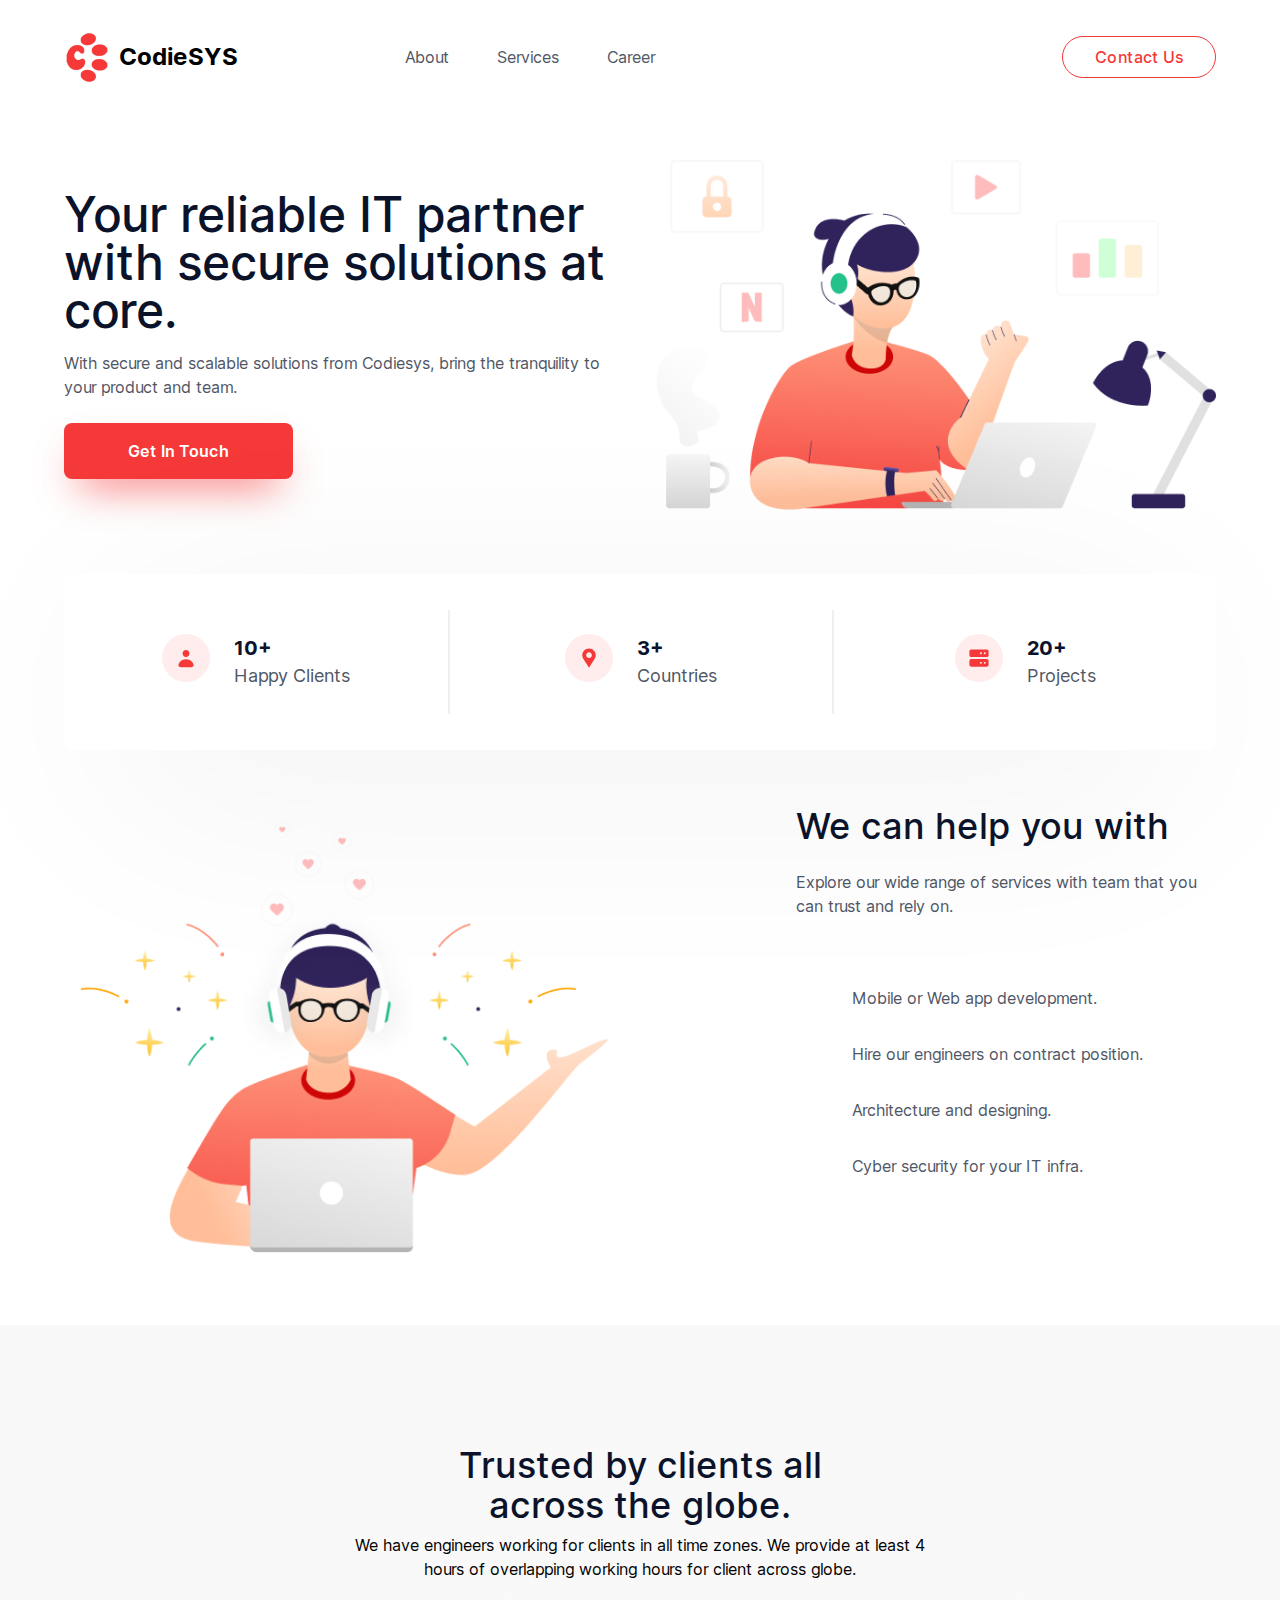
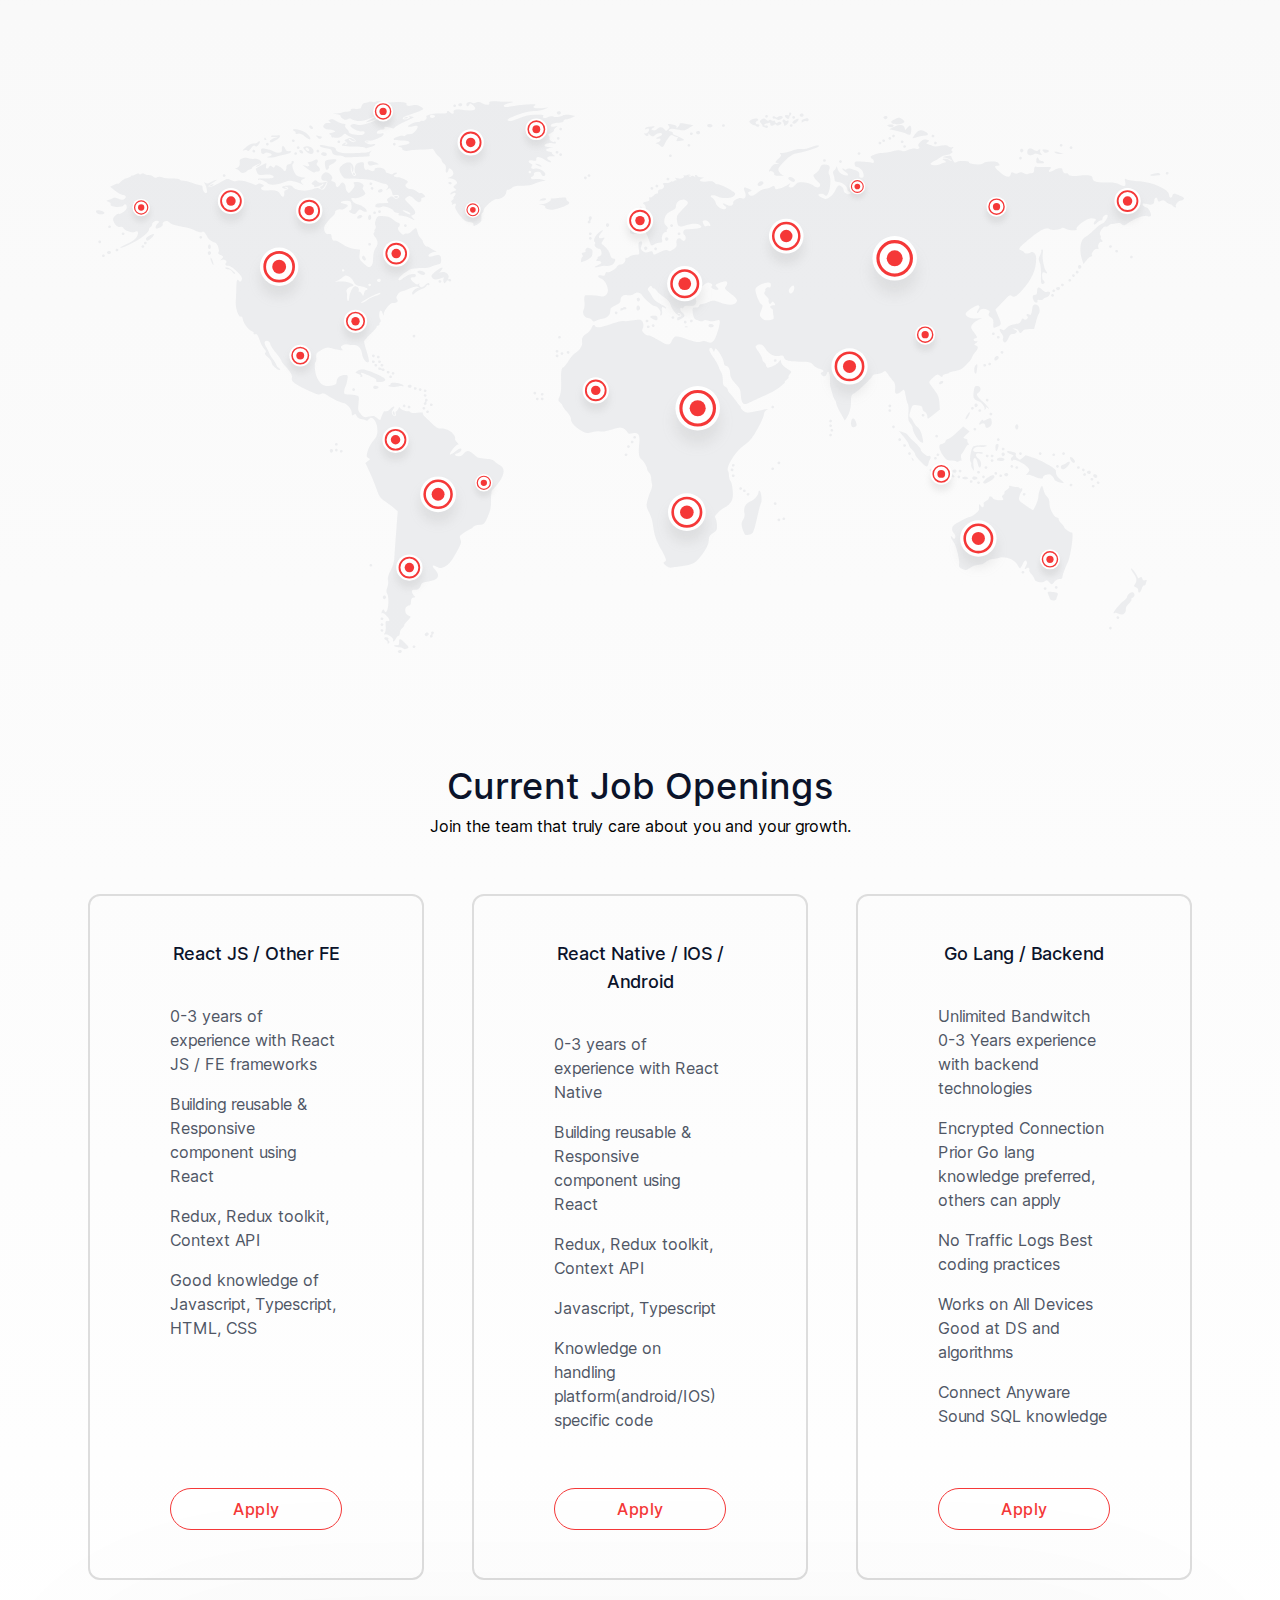
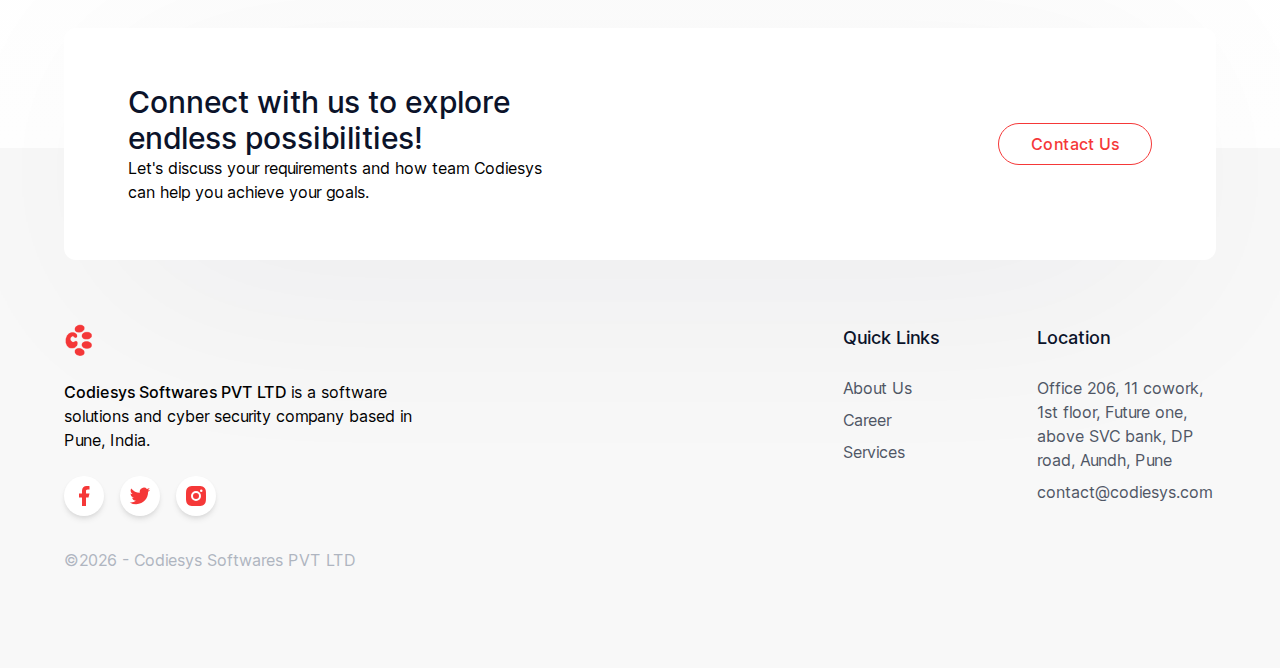
<file: index.html>
<!DOCTYPE html><html lang="en"><head><meta charSet="utf-8"/><meta name="viewport" content="width=device-width, initial-scale=1"/><link rel="preload" href="/_next/static/media/c9a5bc6a7c948fb0-s.p.woff2" as="font" crossorigin="" type="font/woff2"/><link rel="preload" as="image" href="/assets/Icon/heroicons_sm-user.svg"/><link rel="preload" as="image" href="/assets/Icon/gridicons_location.svg"/><link rel="preload" as="image" href="/assets/Icon/bx_bxs-server.svg"/><link rel="stylesheet" href="/_next/static/css/c039a8efcaadcc3c.css" crossorigin="" data-precedence="next"/><link rel="preload" as="script" fetchPriority="low" href="/_next/static/chunks/webpack-0925ef63ad4c5728.js" crossorigin=""/><script src="/_next/static/chunks/fd9d1056-13342476f4426106.js" async="" crossorigin=""></script><script src="/_next/static/chunks/472-d102a6aa4acb2cca.js" async="" crossorigin=""></script><script src="/_next/static/chunks/main-app-3ae9384bca40fbc9.js" async="" crossorigin=""></script><script src="/_next/static/chunks/375-8193d7fb3cc2c4ac.js" async=""></script><script src="/_next/static/chunks/app/layout-043bbabd15ed9569.js" async=""></script><script src="/_next/static/chunks/app/page-358e26fbd1275d7a.js" async=""></script><title>Codiesys</title><meta name="description" content="Your reliable IT partner"/><link rel="icon" href="/favicon.ico" type="image/x-icon" sizes="16x16"/><meta name="next-size-adjust"/><script src="/_next/static/chunks/polyfills-c67a75d1b6f99dc8.js" crossorigin="" noModule=""></script></head><body class="__className_aaf875"><header class="fixed top-0 w-full  z-30 bg-white-500 transition-all  pt-4"><nav class="max-w-screen-xl px-6 sm:px-8 lg:px-16 mx-auto grid grid-flow-col py-3 sm:py-4"><div class="col-start-1 col-end-2 flex items-center"><a href="/"><img alt="Website Logo" loading="lazy" width="50" height="50" decoding="async" data-nimg="1" style="color:transparent" src="/_next/static/media/Logo.99cd713b.png"/></a><a href="/"><span style="font-size:24px;font-weight:700;padding-left:5px">CodieSYS</span></a></div><ul class="hidden lg:flex col-start-4 col-end-8 text-black-500  items-center"><a class="px-4 py-2 mx-2 cursor-pointer animation-hover inline-block relative text-black-500 hover:text-orange-500 a" href="/#about">About</a><a class="px-4 py-2 mx-2 cursor-pointer animation-hover inline-block relative text-black-500 hover:text-orange-500 " href="/#services">Services</a><a class="px-4 py-2 mx-2 cursor-pointer animation-hover inline-block relative text-black-500 hover:text-orange-500 " href="/#career">Career</a></ul><div class="col-start-10 col-end-12 font-medium flex justify-end items-center"><a href="/contact"><button class="font-medium tracking-wide py-2 px-5 sm:px-8 border border-orange-500 text-orange-500 bg-white-500 outline-none rounded-l-full rounded-r-full capitalize hover:bg-orange-500 hover:text-white-500 transition-all hover:shadow-orange "> <!-- -->Contact Us</button></a></div></nav></header><nav class="fixed lg:hidden bottom-0 left-0 right-0 z-20 px-4 sm:px-8 shadow-t "><div class="bg-white-500 sm:px-3"><ul class="flex w-full justify-between items-center text-black-500"><a class="mx-1 sm:mx-2 px-3 sm:px-4 py-2 flex flex-col items-center text-xs border-t-2 transition-all  border-transparent" href="/#about"><svg class="w-6 h-6" fill="none" stroke="currentColor" viewBox="0 0 24 24" xmlns="http://www.w3.org/2000/svg"><path stroke-linecap="round" stroke-linejoin="round" stroke-width="2" d="M13 16h-1v-4h-1m1-4h.01M21 12a9 9 0 11-18 0 9 9 0 0118 0z"></path></svg>About</a><a class="mx-1 sm:mx-2 px-3 sm:px-4 py-2 flex flex-col items-center text-xs border-t-2 transition-all  border-transparent " href="/#services"><svg class="w-6 h-6" fill="none" stroke="currentColor" viewBox="0 0 24 24" xmlns="http://www.w3.org/2000/svg"><path stroke-linecap="round" stroke-linejoin="round" stroke-width="2" d="M21 12a9 9 0 01-9 9m9-9a9 9 0 00-9-9m9 9H3m9 9a9 9 0 01-9-9m9 9c1.657 0 3-4.03 3-9s-1.343-9-3-9m0 18c-1.657 0-3-4.03-3-9s1.343-9 3-9m-9 9a9 9 0 019-9"></path></svg>Services</a><a class="mx-1 sm:mx-2 px-3 sm:px-4 py-2 flex flex-col items-center text-xs border-t-2 transition-all  border-transparent " href="/#career"><svg class="w-6 h-6" fill="none" stroke="currentColor" viewBox="0 0 24 24" xmlns="http://www.w3.org/2000/svg"><path stroke-linecap="round" stroke-linejoin="round" stroke-width="2" d="M8 12h.01M12 12h.01M16 12h.01M21 12c0 4.418-4.03 8-9 8a9.863 9.863 0 01-4.255-.949L3 20l1.395-3.72C3.512 15.042 3 13.574 3 12c0-4.418 4.03-8 9-8s9 3.582 9 8z"></path></svg>Career</a></ul></div></nav><main><div><div class="max-w-screen-xl mt-24 px-8 xl:px-16 mx-auto" id="about"><div><div class="grid grid-flow-row sm:grid-flow-col grid-rows-2 md:grid-rows-1 sm:grid-cols-2 gap-8 py-6 sm:py-16"><div class=" flex flex-col justify-center items-start row-start-2 sm:row-start-1"><h1 class="text-3xl lg:text-4xl xl:text-5xl font-medium text-black-600 leading-normal">Your reliable IT partner with secure solutions at core.</h1><p class="text-black-500 mt-4 mb-6">With secure and scalable solutions from Codiesys, bring the tranquility to your product and team.</p><a href="/contact"><button class="py-3 lg:py-4 px-12 lg:px-16 text-white-500 font-semibold rounded-lg bg-orange-500 shadow-orange-md transition-all outline-none undefined">Get In Touch</button></a></div><div class="flex w-full"><div class="h-full w-full"><img alt="VPN Illustrasi" loading="lazy" width="612" height="383" decoding="async" data-nimg="1" style="color:transparent;width:100%;height:auto" src="/assets/Illustration1.png"/></div></div></div></div><div class="relative w-full flex"><div class="rounded-lg w-full grid grid-flow-row sm:grid-flow-row grid-cols-1 sm:grid-cols-3 py-9 divide-y-2 sm:divide-y-0 sm:divide-x-2 divide-gray-100 bg-white-500 z-10"><div class="flex items-center justify-start sm:justify-center py-4 sm:py-6 w-8/12 px-4 sm:w-auto mx-auto sm:mx-0"><div class="flex mx-auto w-40 sm:w-auto"><div class="flex items-center justify-center bg-orange-100 w-12 h-12 mr-6 rounded-full"><img src="/assets/Icon/heroicons_sm-user.svg" class="h-6 w-6"/></div><div class="flex flex-col"><p class="text-xl text-black-600 font-bold">10<!-- -->+</p><p class="text-lg text-black-500">Happy Clients</p></div></div></div><div class="flex items-center justify-start sm:justify-center py-4 sm:py-6 w-8/12 px-4 sm:w-auto mx-auto sm:mx-0"><div class="flex mx-auto w-40 sm:w-auto"><div class="flex items-center justify-center bg-orange-100 w-12 h-12 mr-6 rounded-full"><img src="/assets/Icon/gridicons_location.svg" class="h-6 w-6"/></div><div class="flex flex-col"><p class="text-xl text-black-600 font-bold">3<!-- -->+</p><p class="text-lg text-black-500">Countries</p></div></div></div><div class="flex items-center justify-start sm:justify-center py-4 sm:py-6 w-8/12 px-4 sm:w-auto mx-auto sm:mx-0"><div class="flex mx-auto w-40 sm:w-auto"><div class="flex items-center justify-center bg-orange-100 w-12 h-12 mr-6 rounded-full"><img src="/assets/Icon/bx_bxs-server.svg" class="h-6 w-6"/></div><div class="flex flex-col"><p class="text-xl text-black-600 font-bold">20<!-- -->+</p><p class="text-lg text-black-500">Projects</p></div></div></div></div><div class="absolute bg-black-600 opacity-5 w-11/12 roudned-lg h-64 sm:h-48 top-0 mt-8 mx-auto left-0 right-0" style="filter:blur(114px)"></div></div></div><div class="max-w-screen-xl mt-8 mb-6 sm:mt-14 sm:mb-14 px-6 sm:px-8 lg:px-16 mx-auto" id="services"><div class="grid grid-flow-row sm:grid-flow-col grid-cols-1 sm:grid-cols-2 gap-8 p  y-8 my-12"><div class="flex w-full justify-end"><div class="h-full w-full p-4"><img alt="VPN Illustrasi" loading="lazy" width="508" height="414" decoding="async" data-nimg="1" style="color:transparent;width:100%;height:auto" src="/assets/Illustration2.png"/></div></div><div><div class="flex flex-col items-start justify-center ml-auto w-full lg:w-9/12"><h3 class="text-3xl lg:text-4xl font-medium leading-relaxed text-black-600">We can help you with</h3><p class="my-6 text-black-500">Explore our wide range of services with team that you can trust and rely on.</p><ul class="text-black-500 self-start list-inside ml-8 pl-6 my-3"><li class="relative circle-check custom-list pt-4 my-4">Mobile or Web app development.</li><li class="relative circle-check custom-list pt-4 my-4">Hire our engineers on contract position.</li><li class="relative circle-check custom-list pt-4 my-4">Architecture and designing.</li><li class="relative circle-check custom-list pt-4 my-4">Cyber security for your IT infra.</li></ul></div></div></div></div><div class="bg-gradient-to-b from-white-300 to-white-500 w-full py-14" id="career"><div class="max-w-screen-xl  px-6 sm:px-8 lg:px-16 mx-auto flex flex-col w-full text-center justify-center"><div class="flex flex-col w-full my-16"><h3 class="text-2xl sm:text-3xl lg:text-4xl font-medium text-black-600 leading-relaxed w-9/12 sm:w-6/12 lg:w-4/12 mx-auto">Trusted by clients all across the globe.</h3><p class="leading-normal  mx-auto my-2 w-10/12 sm:w-7/12 lg:w-6/12">We have engineers working for clients in all time zones. We provide at least 4 hours of overlapping working hours for client across globe.</p><div class="py-12 w-full px-8 mt-16"><img alt="Logo" loading="lazy" width="1060" height="539" decoding="async" data-nimg="1" class="w-full h-auto" style="color:transparent" src="/_next/static/media/HugeGlobal.90729270.svg"/></div></div></div><div class="max-w-screen-xl  px-6 sm:px-8 lg:px-16 mx-auto flex flex-col w-full text-center justify-center"><div class="flex flex-col w-full"><h3 class="text-2xl sm:text-3xl lg:text-4xl font-medium text-black-600 leading-relaxed">Current Job Openings</h3><p class="leading-normal w-10/12 sm:w-7/12 lg:w-6/12 mx-auto my-2 text-center">Join the team that truly care about you and your growth.</p><div class="grid grid-flow-row sm:grid-flow-col grid-cols-1 sm:grid-cols-3 gap-4 lg:gap-12 py-8 lg:py-12 px-6 sm:px-0 lg:px-6"><div class="flex justify-center"><div class="flex flex-col justify-center items-center border-2 border-gray-500 rounded-xl py-4 px-6 lg:px-12 xl:px-20"><p class="text-lg text-black-600 font-medium capitalize my-2 sm:my-7">React JS / other FE</p><ul class="flex flex-col list-inside pl-6 xl:pl-0 items-start justify-start text-left text-black-500 flex-grow"><li class="relative check custom-list my-2">0-3 years of experience with React JS / FE frameworks</li><li class="relative check custom-list my-2">Building reusable &amp; Responsive component using React</li><li class="relative check custom-list my-2">Redux, Redux toolkit, Context API</li><li class="relative check custom-list my-2">Good knowledge of Javascript, Typescript, HTML, CSS</li></ul><div class="flex flex-col w-full justify-center mb-8 flex-none mt-12"><button class="font-medium tracking-wide py-2 px-5 sm:px-8 border border-orange-500 text-orange-500 bg-white-500 outline-none rounded-l-full rounded-r-full capitalize hover:bg-orange-500 hover:text-white-500 transition-all hover:shadow-orange "> <!-- -->Apply</button></div></div></div><div class="flex justify-center"><div class="flex flex-col justify-center items-center border-2 border-gray-500 rounded-xl py-4 px-6 lg:px-12 xl:px-20"><p class="text-lg text-black-600 font-medium capitalize my-2 sm:my-7">React Native / iOS / Android</p><ul class="flex flex-col list-inside pl-6 xl:pl-0 items-start justify-start text-left text-black-500 flex-grow"><li class="relative check custom-list my-2">0-3 years of experience with React Native</li><li class="relative check custom-list my-2">Building reusable &amp; Responsive component using React</li><li class="relative check custom-list my-2">Redux, Redux toolkit, Context API</li><li class="relative check custom-list my-2">Javascript, Typescript</li><li class="relative check custom-list my-2">Knowledge on handling platform(android/IOS) specific code</li></ul><div class="flex flex-col w-full justify-center mb-8 flex-none mt-12"><button class="font-medium tracking-wide py-2 px-5 sm:px-8 border border-orange-500 text-orange-500 bg-white-500 outline-none rounded-l-full rounded-r-full capitalize hover:bg-orange-500 hover:text-white-500 transition-all hover:shadow-orange "> <!-- -->Apply</button></div></div></div><div class="flex justify-center"><div class="flex flex-col justify-center items-center border-2 border-gray-500 rounded-xl py-4 px-6 lg:px-12 xl:px-20"><p class="text-lg text-black-600 font-medium capitalize my-2 sm:my-7">Go lang / Backend</p><ul class="flex flex-col list-inside pl-6 xl:pl-0 items-start justify-start text-left text-black-500 flex-grow"><li class="relative check custom-list my-2">Unlimited Bandwitch 0-3 Years experience with backend technologies</li><li class="relative check custom-list my-2">Encrypted Connection Prior Go lang knowledge preferred, others can apply</li><li class="relative check custom-list my-2">No Traffic Logs Best coding practices</li><li class="relative check custom-list my-2">Works on All Devices Good at DS and algorithms</li><li class="relative check custom-list my-2">Connect Anyware Sound SQL knowledge</li></ul><div class="flex flex-col w-full justify-center mb-8 flex-none mt-12"><button class="font-medium tracking-wide py-2 px-5 sm:px-8 border border-orange-500 text-orange-500 bg-white-500 outline-none rounded-l-full rounded-r-full capitalize hover:bg-orange-500 hover:text-white-500 transition-all hover:shadow-orange "> <!-- -->Apply</button></div></div></div></div></div></div><div class="max-w-screen-xl  px-6 sm:px-8 lg:px-16 mx-auto flex flex-col w-full text-center justify-center"><div class="flex flex-col w-full " id="testimoni"><div class="relative w-full mb-16"><div><div class="absolute rounded-xl  py-8 sm:py-14 px-6 sm:px-12 lg:px-16 w-full flex flex-col sm:flex-row justify-between items-center z-10 bg-white-500"><div class="flex flex-col text-left w-10/12 sm:w-7/12 lg:w-5/12 mb-6 sm:mb-0"><h5 class="text-black-600 text-xl sm:text-2xl lg:text-3xl leading-relaxed font-medium">Connect with us to explore endless possibilities!</h5><p>Let&#x27;s discuss your requirements and how team Codiesys can help you achieve your goals.</p></div><a href="/contact"><button class="font-medium tracking-wide py-2 px-5 sm:px-8 border border-orange-500 text-orange-500 bg-white-500 outline-none rounded-l-full rounded-r-full capitalize hover:bg-orange-500 hover:text-white-500 transition-all hover:shadow-orange "> <!-- -->Contact Us</button></a></div><div class="absolute bg-black-600 opacity-5 w-11/12 roudned-lg h-60 sm:h-56 top-0 mt-8 mx-auto left-0 right-0" style="filter:blur(114px)"></div></div></div></div></div></div></div></main><div class="bg-white-300 pt-44 pb-24"><div class="max-w-screen-xl w-full mx-auto px-6 sm:px-8 lg:px-16 grid grid-rows-6 sm:grid-rows-1 grid-flow-row sm:grid-flow-col grid-cols-3 sm:grid-cols-12 gap-4"><div class="row-span-2 sm:col-span-4 col-start-1 col-end-4 sm:col-end-5 flex flex-col items-start "><p style="display:inline-block"><img alt="Logo" loading="lazy" width="100" height="100" decoding="async" data-nimg="1" class="h-8 w-auto mb-6" style="color:transparent" src="/_next/static/media/Logo.99cd713b.png"/> </p><p class="mb-4"><strong class="font-medium">Codiesys Softwares PVT LTD</strong> <!-- -->is a software solutions and cyber security company based in Pune, India.</p><div class="flex w-full mt-2 mb-8 -mx-2"><div class="mx-2 bg-white-500 rounded-full items-center justify-center flex p-2 shadow-md"><img alt="Logo" loading="lazy" width="24" height="24" decoding="async" data-nimg="1" class="h-6 w-6" style="color:transparent" src="/_next/static/media/facebook.5a3d1526.svg"/></div><div class="mx-2 bg-white-500 rounded-full items-center justify-center flex p-2 shadow-md"><img alt="Logo" loading="lazy" width="24" height="24" decoding="async" data-nimg="1" class="h-6 w-6" style="color:transparent" src="/_next/static/media/twitter.f656b243.svg"/></div><div class="mx-2 bg-white-500 rounded-full items-center justify-center flex p-2 shadow-md"><img alt="Logo" loading="lazy" width="24" height="24" decoding="async" data-nimg="1" class="h-6 w-6" style="color:transparent" src="/_next/static/media/instagram.4904142f.svg"/></div></div><p class="text-gray-400">©<!-- -->2024<!-- --> - Codiesys Softwares PVT LTD</p></div><div class="row-span-2 sm:col-span-2 sm:col-start-9 sm:col-end-11 flex flex-col"><p class="text-black-600 mb-4 font-medium text-lg">Quick Links</p><ul class="text-black-500"><a href="/"><li class="my-2 hover:text-orange-500 cursor-pointer transition-all">About Us<!-- --> </li></a><a href="/#career"><li class="my-2 hover:text-orange-500 cursor-pointer transition-all">Career<!-- --> </li></a><a href="/#services"><li class="my-2 hover:text-orange-500 cursor-pointer transition-all">Services<!-- --> </li></a></ul></div><div class="row-span-2 sm:col-span-2 sm:col-start-11 sm:col-end-13 flex flex-col"><p class="text-black-600 mb-4 font-medium text-lg">Location</p><ul class="text-black-500"><li class="my-2 hover:text-orange-500 cursor-pointer transition-all">Office 206, 11 cowork, 1st floor, Future one, above SVC bank, DP road, Aundh, Pune<!-- --> </li><li class="my-2 hover:text-orange-500 cursor-pointer transition-all">contact@codiesys.com</li></ul></div></div></div><script src="/_next/static/chunks/webpack-0925ef63ad4c5728.js" crossorigin="" async=""></script><script>(self.__next_f=self.__next_f||[]).push([0]);self.__next_f.push([2,null])</script><script>self.__next_f.push([1,"1:HL[\"/_next/static/media/c9a5bc6a7c948fb0-s.p.woff2\",\"font\",{\"crossOrigin\":\"\",\"type\":\"font/woff2\"}]\n2:HL[\"/_next/static/css/c039a8efcaadcc3c.css\",\"style\",{\"crossOrigin\":\"\"}]\n0:\"$L3\"\n"])</script><script>self.__next_f.push([1,"4:I[3728,[],\"\"]\n6:I[9928,[],\"\"]\n7:I[8490,[\"375\",\"static/chunks/375-8193d7fb3cc2c4ac.js\",\"185\",\"static/chunks/app/layout-043bbabd15ed9569.js\"],\"\"]\n8:I[6954,[],\"\"]\n9:I[7264,[],\"\"]\nb:I[8326,[\"375\",\"static/chunks/375-8193d7fb3cc2c4ac.js\",\"931\",\"static/chunks/app/page-358e26fbd1275d7a.js\"],\"\"]\nc:I[413,[\"375\",\"static/chunks/375-8193d7fb3cc2c4ac.js\",\"931\",\"static/chunks/app/page-358e26fbd1275d7a.js\"],\"Image\"]\nd:I[1894,[\"375\",\"static/chunks/375-8193d7fb3cc2c4ac.js\",\"185\",\"static/chunks/app/layout-043bbabd15ed9569.j"])</script><script>self.__next_f.push([1,"s\"],\"\"]\n"])</script><script>self.__next_f.push([1,"3:[[[\"$\",\"link\",\"0\",{\"rel\":\"stylesheet\",\"href\":\"/_next/static/css/c039a8efcaadcc3c.css\",\"precedence\":\"next\",\"crossOrigin\":\"\"}]],[\"$\",\"$L4\",null,{\"buildId\":\"kvFp14G_0TuTxQbOOTFgw\",\"assetPrefix\":\"\",\"initialCanonicalUrl\":\"/\",\"initialTree\":[\"\",{\"children\":[\"__PAGE__\",{}]},\"$undefined\",\"$undefined\",true],\"initialHead\":[false,\"$L5\"],\"globalErrorComponent\":\"$6\",\"children\":[null,[\"$\",\"html\",null,{\"lang\":\"en\",\"children\":[\"$\",\"body\",null,{\"className\":\"__className_aaf875\",\"children\":[[\"$\",\"$L7\",null,{}],[\"$\",\"main\",null,{\"children\":[\"$\",\"$L8\",null,{\"parallelRouterKey\":\"children\",\"segmentPath\":[\"children\"],\"loading\":\"$undefined\",\"loadingStyles\":\"$undefined\",\"loadingScripts\":\"$undefined\",\"hasLoading\":false,\"error\":\"$undefined\",\"errorStyles\":\"$undefined\",\"errorScripts\":\"$undefined\",\"template\":[\"$\",\"$L9\",null,{}],\"templateStyles\":\"$undefined\",\"templateScripts\":\"$undefined\",\"notFound\":[[\"$\",\"title\",null,{\"children\":\"404: This page could not be found.\"}],[\"$\",\"div\",null,{\"style\":{\"fontFamily\":\"system-ui,\\\"Segoe UI\\\",Roboto,Helvetica,Arial,sans-serif,\\\"Apple Color Emoji\\\",\\\"Segoe UI Emoji\\\"\",\"height\":\"100vh\",\"textAlign\":\"center\",\"display\":\"flex\",\"flexDirection\":\"column\",\"alignItems\":\"center\",\"justifyContent\":\"center\"},\"children\":[\"$\",\"div\",null,{\"children\":[[\"$\",\"style\",null,{\"dangerouslySetInnerHTML\":{\"__html\":\"body{color:#000;background:#fff;margin:0}.next-error-h1{border-right:1px solid rgba(0,0,0,.3)}@media (prefers-color-scheme:dark){body{color:#fff;background:#000}.next-error-h1{border-right:1px solid rgba(255,255,255,.3)}}\"}}],[\"$\",\"h1\",null,{\"className\":\"next-error-h1\",\"style\":{\"display\":\"inline-block\",\"margin\":\"0 20px 0 0\",\"padding\":\"0 23px 0 0\",\"fontSize\":24,\"fontWeight\":500,\"verticalAlign\":\"top\",\"lineHeight\":\"49px\"},\"children\":\"404\"}],[\"$\",\"div\",null,{\"style\":{\"display\":\"inline-block\"},\"children\":[\"$\",\"h2\",null,{\"style\":{\"fontSize\":14,\"fontWeight\":400,\"lineHeight\":\"49px\",\"margin\":0},\"children\":\"This page could not be found.\"}]}]]}]}]],\"notFoundStyles\":[],\"initialChildNode\":[\"$La\",[\"$\",\"div\",null,{\"children\":[[\"$\",\"div\",null,{\"className\":\"max-w-screen-xl mt-24 px-8 xl:px-16 mx-auto\",\"id\":\"about\",\"children\":[[\"$\",\"div\",null,{\"children\":[\"$\",\"div\",null,{\"className\":\"grid grid-flow-row sm:grid-flow-col grid-rows-2 md:grid-rows-1 sm:grid-cols-2 gap-8 py-6 sm:py-16\",\"children\":[[\"$\",\"div\",null,{\"className\":\" flex flex-col justify-center items-start row-start-2 sm:row-start-1\",\"children\":[[\"$\",\"h1\",null,{\"className\":\"text-3xl lg:text-4xl xl:text-5xl font-medium text-black-600 leading-normal\",\"children\":\"Your reliable IT partner with secure solutions at core.\"}],[\"$\",\"p\",null,{\"className\":\"text-black-500 mt-4 mb-6\",\"children\":\"With secure and scalable solutions from Codiesys, bring the tranquility to your product and team.\"}],[\"$\",\"$Lb\",null,{\"href\":\"/contact\",\"children\":[\"$\",\"button\",null,{\"className\":\"py-3 lg:py-4 px-12 lg:px-16 text-white-500 font-semibold rounded-lg bg-orange-500 shadow-orange-md transition-all outline-none undefined\",\"children\":\"Get In Touch\"}]}]]}],[\"$\",\"div\",null,{\"className\":\"flex w-full\",\"children\":[\"$\",\"div\",null,{\"className\":\"h-full w-full\",\"children\":[\"$\",\"$Lc\",null,{\"src\":\"/assets/Illustration1.png\",\"alt\":\"VPN Illustrasi\",\"quality\":100,\"width\":612,\"height\":383,\"layout\":\"responsive\"}]}]}]]}]}],[\"$\",\"div\",null,{\"className\":\"relative w-full flex\",\"children\":[[\"$\",\"div\",null,{\"className\":\"rounded-lg w-full grid grid-flow-row sm:grid-flow-row grid-cols-1 sm:grid-cols-3 py-9 divide-y-2 sm:divide-y-0 sm:divide-x-2 divide-gray-100 bg-white-500 z-10\",\"children\":[[\"$\",\"div\",\"0\",{\"className\":\"flex items-center justify-start sm:justify-center py-4 sm:py-6 w-8/12 px-4 sm:w-auto mx-auto sm:mx-0\",\"children\":[\"$\",\"div\",null,{\"className\":\"flex mx-auto w-40 sm:w-auto\",\"children\":[[\"$\",\"div\",null,{\"className\":\"flex items-center justify-center bg-orange-100 w-12 h-12 mr-6 rounded-full\",\"children\":[\"$\",\"img\",null,{\"src\":\"/assets/Icon/heroicons_sm-user.svg\",\"className\":\"h-6 w-6\"}]}],[\"$\",\"div\",null,{\"className\":\"flex flex-col\",\"children\":[[\"$\",\"p\",null,{\"className\":\"text-xl text-black-600 font-bold\",\"children\":[\"10\",\"+\"]}],[\"$\",\"p\",null,{\"className\":\"text-lg text-black-500\",\"children\":\"Happy Clients\"}]]}]]}]}],[\"$\",\"div\",\"1\",{\"className\":\"flex items-center justify-start sm:justify-center py-4 sm:py-6 w-8/12 px-4 sm:w-auto mx-auto sm:mx-0\",\"children\":[\"$\",\"div\",null,{\"className\":\"flex mx-auto w-40 sm:w-auto\",\"children\":[[\"$\",\"div\",null,{\"className\":\"flex items-center justify-center bg-orange-100 w-12 h-12 mr-6 rounded-full\",\"children\":[\"$\",\"img\",null,{\"src\":\"/assets/Icon/gridicons_location.svg\",\"className\":\"h-6 w-6\"}]}],[\"$\",\"div\",null,{\"className\":\"flex flex-col\",\"children\":[[\"$\",\"p\",null,{\"className\":\"text-xl text-black-600 font-bold\",\"children\":[\"3\",\"+\"]}],[\"$\",\"p\",null,{\"className\":\"text-lg text-black-500\",\"children\":\"Countries\"}]]}]]}]}],[\"$\",\"div\",\"2\",{\"className\":\"flex items-center justify-start sm:justify-center py-4 sm:py-6 w-8/12 px-4 sm:w-auto mx-auto sm:mx-0\",\"children\":[\"$\",\"div\",null,{\"className\":\"flex mx-auto w-40 sm:w-auto\",\"children\":[[\"$\",\"div\",null,{\"className\":\"flex items-center justify-center bg-orange-100 w-12 h-12 mr-6 rounded-full\",\"children\":[\"$\",\"img\",null,{\"src\":\"/assets/Icon/bx_bxs-server.svg\",\"className\":\"h-6 w-6\"}]}],[\"$\",\"div\",null,{\"className\":\"flex flex-col\",\"children\":[[\"$\",\"p\",null,{\"className\":\"text-xl text-black-600 font-bold\",\"children\":[\"20\",\"+\"]}],[\"$\",\"p\",null,{\"className\":\"text-lg text-black-500\",\"children\":\"Projects\"}]]}]]}]}]]}],[\"$\",\"div\",null,{\"className\":\"absolute bg-black-600 opacity-5 w-11/12 roudned-lg h-64 sm:h-48 top-0 mt-8 mx-auto left-0 right-0\",\"style\":{\"filter\":\"blur(114px)\"}}]]}]]}],[\"$\",\"div\",null,{\"className\":\"max-w-screen-xl mt-8 mb-6 sm:mt-14 sm:mb-14 px-6 sm:px-8 lg:px-16 mx-auto\",\"id\":\"services\",\"children\":[\"$\",\"div\",null,{\"className\":\"grid grid-flow-row sm:grid-flow-col grid-cols-1 sm:grid-cols-2 gap-8 p  y-8 my-12\",\"children\":[[\"$\",\"div\",null,{\"className\":\"flex w-full justify-end\",\"children\":[\"$\",\"div\",null,{\"className\":\"h-full w-full p-4\",\"children\":[\"$\",\"$Lc\",null,{\"src\":\"/assets/Illustration2.png\",\"alt\":\"VPN Illustrasi\",\"layout\":\"responsive\",\"quality\":100,\"height\":414,\"width\":508}]}]}],[\"$\",\"div\",null,{\"children\":[\"$\",\"div\",null,{\"className\":\"flex flex-col items-start justify-center ml-auto w-full lg:w-9/12\",\"children\":[[\"$\",\"h3\",null,{\"className\":\"text-3xl lg:text-4xl font-medium leading-relaxed text-black-600\",\"children\":\"We can help you with\"}],[\"$\",\"p\",null,{\"className\":\"my-6 text-black-500\",\"children\":\"Explore our wide range of services with team that you can trust and rely on.\"}],[\"$\",\"ul\",null,{\"className\":\"text-black-500 self-start list-inside ml-8 pl-6 my-3\",\"children\":[[\"$\",\"li\",\"Mobile or Web app development.\",{\"className\":\"relative circle-check custom-list pt-4 my-4\",\"children\":\"Mobile or Web app development.\"}],[\"$\",\"li\",\"Hire our engineers on contract position.\",{\"className\":\"relative circle-check custom-list pt-4 my-4\",\"children\":\"Hire our engineers on contract position.\"}],[\"$\",\"li\",\"Architecture and designing.\",{\"className\":\"relative circle-check custom-list pt-4 my-4\",\"children\":\"Architecture and designing.\"}],[\"$\",\"li\",\"Cyber security for your IT infra.\",{\"className\":\"relative circle-check custom-list pt-4 my-4\",\"children\":\"Cyber security for your IT infra.\"}]]}]]}]}]]}]}],[\"$\",\"div\",null,{\"className\":\"bg-gradient-to-b from-white-300 to-white-500 w-full py-14\",\"id\":\"career\",\"children\":[[\"$\",\"div\",null,{\"className\":\"max-w-screen-xl  px-6 sm:px-8 lg:px-16 mx-auto flex flex-col w-full text-center justify-center\",\"children\":[\"$\",\"div\",null,{\"className\":\"flex flex-col w-full my-16\",\"children\":[[\"$\",\"h3\",null,{\"className\":\"text-2xl sm:text-3xl lg:text-4xl font-medium text-black-600 leading-relaxed w-9/12 sm:w-6/12 lg:w-4/12 mx-auto\",\"children\":\"Trusted by clients all across the globe.\"}],[\"$\",\"p\",null,{\"className\":\"leading-normal  mx-auto my-2 w-10/12 sm:w-7/12 lg:w-6/12\",\"children\":\"We have engineers working for clients in all time zones. We provide at least 4 hours of overlapping working hours for client across globe.\"}],[\"$\",\"div\",null,{\"className\":\"py-12 w-full px-8 mt-16\",\"children\":[\"$\",\"$Lc\",null,{\"alt\":\"Logo\",\"src\":{\"src\":\"/_next/static/media/HugeGlobal.90729270.svg\",\"height\":539,\"width\":1060,\"blurWidth\":0,\"blurHeight\":0},\"className\":\"w-full h-auto\"}]}]]}]}],[\"$\",\"div\",null,{\"className\":\"max-w-screen-xl  px-6 sm:px-8 lg:px-16 mx-auto flex flex-col w-full text-center justify-center\",\"children\":[\"$\",\"div\",null,{\"className\":\"flex flex-col w-full\",\"children\":[[\"$\",\"h3\",null,{\"className\":\"text-2xl sm:text-3xl lg:text-4xl font-medium text-black-600 leading-relaxed\",\"children\":\"Current Job Openings\"}],[\"$\",\"p\",null,{\"className\":\"leading-normal w-10/12 sm:w-7/12 lg:w-6/12 mx-auto my-2 text-center\",\"children\":\"Join the team that truly care about you and your growth.\"}],[\"$\",\"div\",null,{\"className\":\"grid grid-flow-row sm:grid-flow-col grid-cols-1 sm:grid-cols-3 gap-4 lg:gap-12 py-8 lg:py-12 px-6 sm:px-0 lg:px-6\",\"children\":[[\"$\",\"div\",null,{\"className\":\"flex justify-center\",\"children\":[\"$\",\"div\",null,{\"className\":\"flex flex-col justify-center items-center border-2 border-gray-500 rounded-xl py-4 px-6 lg:px-12 xl:px-20\",\"children\":[[\"$\",\"p\",null,{\"className\":\"text-lg text-black-600 font-medium capitalize my-2 sm:my-7\",\"children\":\"React JS / other FE\"}],[\"$\",\"ul\",null,{\"className\":\"flex flex-col list-inside pl-6 xl:pl-0 items-start justify-start text-left text-black-500 flex-grow\",\"children\":[[\"$\",\"li\",null,{\"className\":\"relative check custom-list my-2\",\"children\":\"0-3 years of experience with React JS / FE frameworks\"}],[\"$\",\"li\",null,{\"className\":\"relative check custom-list my-2\",\"children\":\"Building reusable \u0026 Responsive component using React\"}],[\"$\",\"li\",null,{\"className\":\"relative check custom-list my-2\",\"children\":\"Redux, Redux toolkit, Context API\"}],[\"$\",\"li\",null,{\"className\":\"relative check custom-list my-2\",\"children\":\"Good knowledge of Javascript, Typescript, HTML, CSS\"}]]}],[\"$\",\"div\",null,{\"className\":\"flex flex-col w-full justify-center mb-8 flex-none mt-12\",\"children\":[\"$\",\"button\",null,{\"className\":\"font-medium tracking-wide py-2 px-5 sm:px-8 border border-orange-500 text-orange-500 bg-white-500 outline-none rounded-l-full rounded-r-full capitalize hover:bg-orange-500 hover:text-white-500 transition-all hover:shadow-orange \",\"children\":[\" \",\"Apply\"]}]}]]}]}],[\"$\",\"div\",null,{\"className\":\"flex justify-center\",\"children\":[\"$\",\"div\",null,{\"className\":\"flex flex-col justify-center items-center border-2 border-gray-500 rounded-xl py-4 px-6 lg:px-12 xl:px-20\",\"children\":[[\"$\",\"p\",null,{\"className\":\"text-lg text-black-600 font-medium capitalize my-2 sm:my-7\",\"children\":\"React Native / iOS / Android\"}],[\"$\",\"ul\",null,{\"className\":\"flex flex-col list-inside pl-6 xl:pl-0 items-start justify-start text-left text-black-500 flex-grow\",\"children\":[[\"$\",\"li\",null,{\"className\":\"relative check custom-list my-2\",\"children\":\"0-3 years of experience with React Native\"}],[\"$\",\"li\",null,{\"className\":\"relative check custom-list my-2\",\"children\":\"Building reusable \u0026 Responsive component using React\"}],[\"$\",\"li\",null,{\"className\":\"relative check custom-list my-2\",\"children\":\"Redux, Redux toolkit, Context API\"}],[\"$\",\"li\",null,{\"className\":\"relative check custom-list my-2\",\"children\":\"Javascript, Typescript\"}],[\"$\",\"li\",null,{\"className\":\"relative check custom-list my-2\",\"children\":\"Knowledge on handling platform(android/IOS) specific code\"}]]}],[\"$\",\"div\",null,{\"className\":\"flex flex-col w-full justify-center mb-8 flex-none mt-12\",\"children\":[\"$\",\"button\",null,{\"className\":\"font-medium tracking-wide py-2 px-5 sm:px-8 border border-orange-500 text-orange-500 bg-white-500 outline-none rounded-l-full rounded-r-full capitalize hover:bg-orange-500 hover:text-white-500 transition-all hover:shadow-orange \",\"children\":[\" \",\"Apply\"]}]}]]}]}],[\"$\",\"div\",null,{\"className\":\"flex justify-center\",\"children\":[\"$\",\"div\",null,{\"className\":\"flex flex-col justify-center items-center border-2 border-gray-500 rounded-xl py-4 px-6 lg:px-12 xl:px-20\",\"children\":[[\"$\",\"p\",null,{\"className\":\"text-lg text-black-600 font-medium capitalize my-2 sm:my-7\",\"children\":\"Go lang / Backend\"}],[\"$\",\"ul\",null,{\"className\":\"flex flex-col list-inside pl-6 xl:pl-0 items-start justify-start text-left text-black-500 flex-grow\",\"children\":[[\"$\",\"li\",null,{\"className\":\"relative check custom-list my-2\",\"children\":\"Unlimited Bandwitch 0-3 Years experience with backend technologies\"}],[\"$\",\"li\",null,{\"className\":\"relative check custom-list my-2\",\"children\":\"Encrypted Connection Prior Go lang knowledge preferred, others can apply\"}],[\"$\",\"li\",null,{\"className\":\"relative check custom-list my-2\",\"children\":\"No Traffic Logs Best coding practices\"}],[\"$\",\"li\",null,{\"className\":\"relative check custom-list my-2\",\"children\":\"Works on All Devices Good at DS and algorithms\"}],[\"$\",\"li\",null,{\"className\":\"relative check custom-list my-2\",\"children\":\"Connect Anyware Sound SQL knowledge\"}]]}],[\"$\",\"div\",null,{\"className\":\"flex flex-col w-full justify-center mb-8 flex-none mt-12\",\"children\":[\"$\",\"button\",null,{\"className\":\"font-medium tracking-wide py-2 px-5 sm:px-8 border border-orange-500 text-orange-500 bg-white-500 outline-none rounded-l-full rounded-r-full capitalize hover:bg-orange-500 hover:text-white-500 transition-all hover:shadow-orange \",\"children\":[\" \",\"Apply\"]}]}]]}]}]]}]]}]}],[\"$\",\"div\",null,{\"className\":\"max-w-screen-xl  px-6 sm:px-8 lg:px-16 mx-auto flex flex-col w-full text-center justify-center\",\"children\":[\"$\",\"div\",null,{\"className\":\"flex flex-col w-full \",\"id\":\"testimoni\",\"children\":[\"$\",\"div\",null,{\"className\":\"relative w-full mb-16\",\"children\":[\"$\",\"div\",null,{\"children\":[[\"$\",\"div\",null,{\"className\":\"absolute rounded-xl  py-8 sm:py-14 px-6 sm:px-12 lg:px-16 w-full flex flex-col sm:flex-row justify-between items-center z-10 bg-white-500\",\"children\":[[\"$\",\"div\",null,{\"className\":\"flex flex-col text-left w-10/12 sm:w-7/12 lg:w-5/12 mb-6 sm:mb-0\",\"children\":[[\"$\",\"h5\",null,{\"className\":\"text-black-600 text-xl sm:text-2xl lg:text-3xl leading-relaxed font-medium\",\"children\":\"Connect with us to explore endless possibilities!\"}],[\"$\",\"p\",null,{\"children\":\"Let's discuss your requirements and how team Codiesys can help you achieve your goals.\"}]]}],[\"$\",\"$Lb\",null,{\"href\":\"/contact\",\"children\":[\"$\",\"button\",null,{\"className\":\"font-medium tracking-wide py-2 px-5 sm:px-8 border border-orange-500 text-orange-500 bg-white-500 outline-none rounded-l-full rounded-r-full capitalize hover:bg-orange-500 hover:text-white-500 transition-all hover:shadow-orange \",\"children\":[\" \",\"Contact Us\"]}]}]]}],[\"$\",\"div\",null,{\"className\":\"absolute bg-black-600 opacity-5 w-11/12 roudned-lg h-60 sm:h-56 top-0 mt-8 mx-auto left-0 right-0\",\"style\":{\"filter\":\"blur(114px)\"}}]]}]}]}]}]]}]]}],null],\"childPropSegment\":\"__PAGE__\",\"styles\":null}]}],[\"$\",\"$Ld\",null,{}]]}]}],null]}]]\n"])</script><script>self.__next_f.push([1,"5:[[\"$\",\"meta\",\"0\",{\"name\":\"viewport\",\"content\":\"width=device-width, initial-scale=1\"}],[\"$\",\"meta\",\"1\",{\"charSet\":\"utf-8\"}],[\"$\",\"title\",\"2\",{\"children\":\"Codiesys\"}],[\"$\",\"meta\",\"3\",{\"name\":\"description\",\"content\":\"Your reliable IT partner\"}],[\"$\",\"link\",\"4\",{\"rel\":\"icon\",\"href\":\"/favicon.ico\",\"type\":\"image/x-icon\",\"sizes\":\"16x16\"}],[\"$\",\"meta\",\"5\",{\"name\":\"next-size-adjust\"}]]\na:null\n"])</script><script>self.__next_f.push([1,""])</script></body></html>
</file>
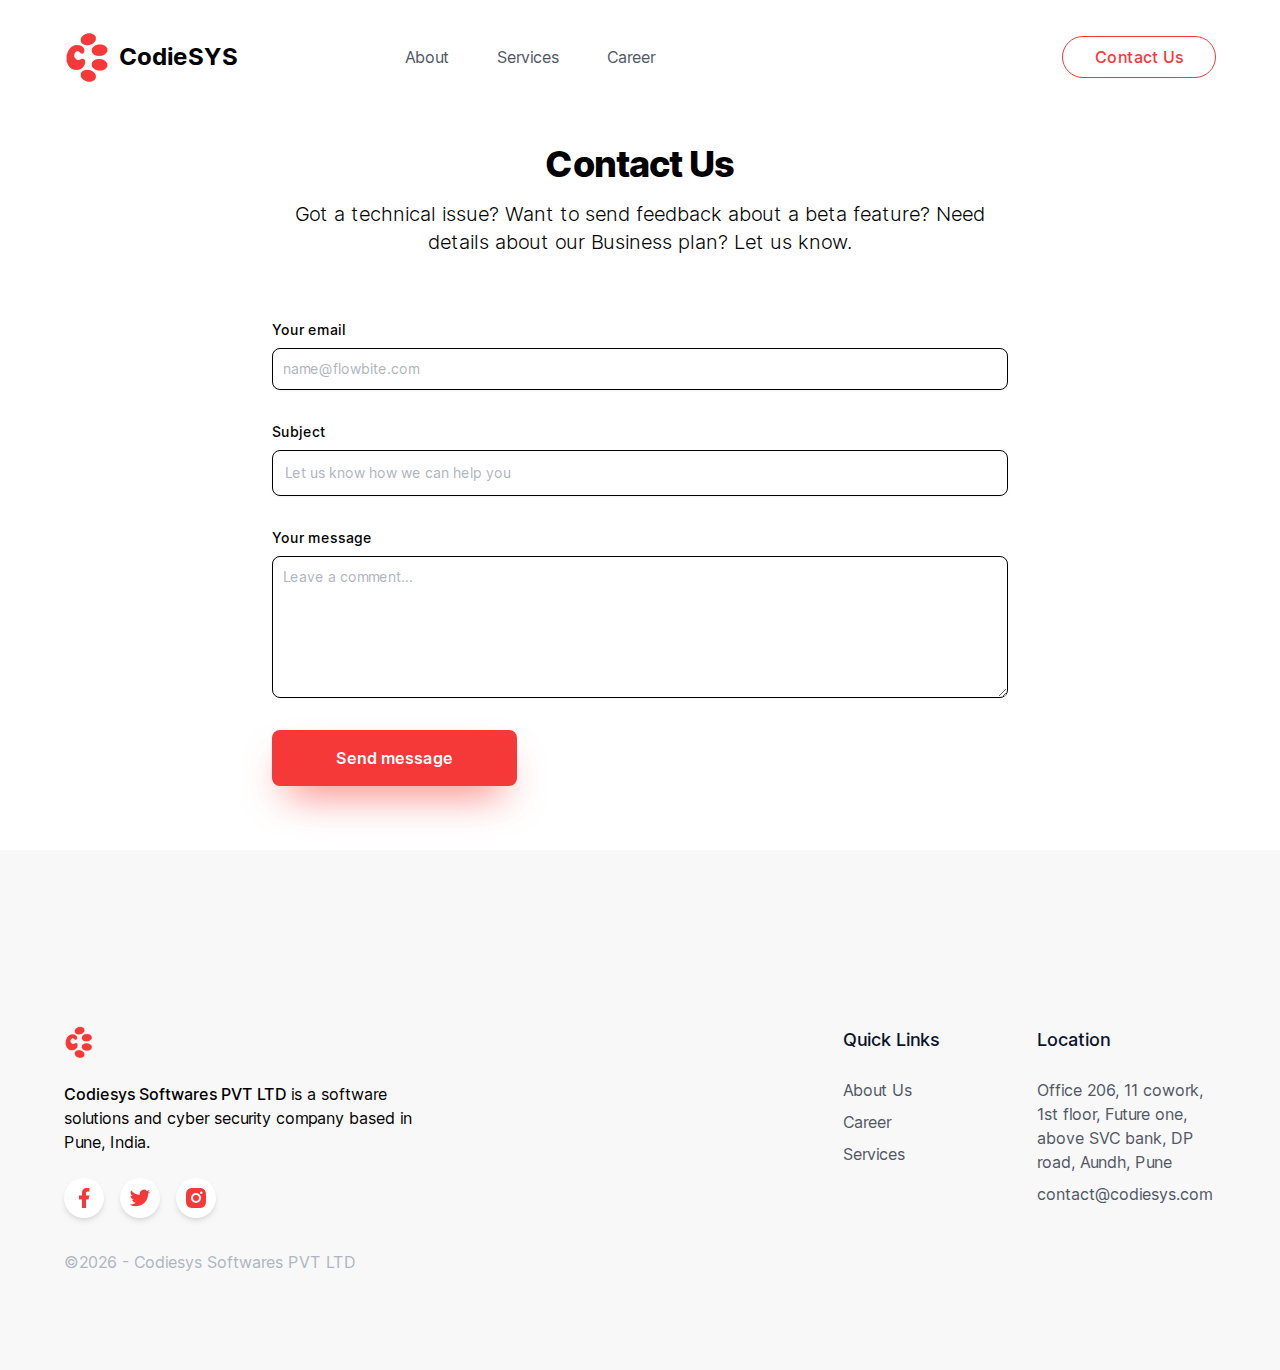
<file: contact.html>
<!DOCTYPE html><html lang="en"><head><meta charSet="utf-8"/><meta name="viewport" content="width=device-width, initial-scale=1"/><link rel="preload" href="/_next/static/media/c9a5bc6a7c948fb0-s.p.woff2" as="font" crossorigin="" type="font/woff2"/><link rel="stylesheet" href="/_next/static/css/c039a8efcaadcc3c.css" crossorigin="" data-precedence="next"/><link rel="preload" as="script" fetchPriority="low" href="/_next/static/chunks/webpack-0925ef63ad4c5728.js" crossorigin=""/><script src="/_next/static/chunks/fd9d1056-13342476f4426106.js" async="" crossorigin=""></script><script src="/_next/static/chunks/472-d102a6aa4acb2cca.js" async="" crossorigin=""></script><script src="/_next/static/chunks/main-app-3ae9384bca40fbc9.js" async="" crossorigin=""></script><script src="/_next/static/chunks/375-8193d7fb3cc2c4ac.js" async=""></script><script src="/_next/static/chunks/app/layout-043bbabd15ed9569.js" async=""></script><title>Codiesys</title><meta name="description" content="Your reliable IT partner"/><link rel="icon" href="/favicon.ico" type="image/x-icon" sizes="16x16"/><meta name="next-size-adjust"/><script src="/_next/static/chunks/polyfills-c67a75d1b6f99dc8.js" crossorigin="" noModule=""></script></head><body class="__className_aaf875"><header class="fixed top-0 w-full  z-30 bg-white-500 transition-all  pt-4"><nav class="max-w-screen-xl px-6 sm:px-8 lg:px-16 mx-auto grid grid-flow-col py-3 sm:py-4"><div class="col-start-1 col-end-2 flex items-center"><a href="/"><img alt="Website Logo" loading="lazy" width="50" height="50" decoding="async" data-nimg="1" style="color:transparent" src="/_next/static/media/Logo.99cd713b.png"/></a><a href="/"><span style="font-size:24px;font-weight:700;padding-left:5px">CodieSYS</span></a></div><ul class="hidden lg:flex col-start-4 col-end-8 text-black-500  items-center"><a class="px-4 py-2 mx-2 cursor-pointer animation-hover inline-block relative text-black-500 hover:text-orange-500 a" href="/#about">About</a><a class="px-4 py-2 mx-2 cursor-pointer animation-hover inline-block relative text-black-500 hover:text-orange-500 " href="/#services">Services</a><a class="px-4 py-2 mx-2 cursor-pointer animation-hover inline-block relative text-black-500 hover:text-orange-500 " href="/#career">Career</a></ul><div class="col-start-10 col-end-12 font-medium flex justify-end items-center"><a href="/contact"><button class="font-medium tracking-wide py-2 px-5 sm:px-8 border border-orange-500 text-orange-500 bg-white-500 outline-none rounded-l-full rounded-r-full capitalize hover:bg-orange-500 hover:text-white-500 transition-all hover:shadow-orange "> <!-- -->Contact Us</button></a></div></nav></header><nav class="fixed lg:hidden bottom-0 left-0 right-0 z-20 px-4 sm:px-8 shadow-t "><div class="bg-white-500 sm:px-3"><ul class="flex w-full justify-between items-center text-black-500"><a class="mx-1 sm:mx-2 px-3 sm:px-4 py-2 flex flex-col items-center text-xs border-t-2 transition-all  border-transparent" href="/#about"><svg class="w-6 h-6" fill="none" stroke="currentColor" viewBox="0 0 24 24" xmlns="http://www.w3.org/2000/svg"><path stroke-linecap="round" stroke-linejoin="round" stroke-width="2" d="M13 16h-1v-4h-1m1-4h.01M21 12a9 9 0 11-18 0 9 9 0 0118 0z"></path></svg>About</a><a class="mx-1 sm:mx-2 px-3 sm:px-4 py-2 flex flex-col items-center text-xs border-t-2 transition-all  border-transparent " href="/#services"><svg class="w-6 h-6" fill="none" stroke="currentColor" viewBox="0 0 24 24" xmlns="http://www.w3.org/2000/svg"><path stroke-linecap="round" stroke-linejoin="round" stroke-width="2" d="M21 12a9 9 0 01-9 9m9-9a9 9 0 00-9-9m9 9H3m9 9a9 9 0 01-9-9m9 9c1.657 0 3-4.03 3-9s-1.343-9-3-9m0 18c-1.657 0-3-4.03-3-9s1.343-9 3-9m-9 9a9 9 0 019-9"></path></svg>Services</a><a class="mx-1 sm:mx-2 px-3 sm:px-4 py-2 flex flex-col items-center text-xs border-t-2 transition-all  border-transparent " href="/#career"><svg class="w-6 h-6" fill="none" stroke="currentColor" viewBox="0 0 24 24" xmlns="http://www.w3.org/2000/svg"><path stroke-linecap="round" stroke-linejoin="round" stroke-width="2" d="M8 12h.01M12 12h.01M16 12h.01M21 12c0 4.418-4.03 8-9 8a9.863 9.863 0 01-4.255-.949L3 20l1.395-3.72C3.512 15.042 3 13.574 3 12c0-4.418 4.03-8 9-8s9 3.582 9 8z"></path></svg>Career</a></ul></div></nav><main><section class="bg-white dark:bg-gray-900 mt-20"><div class="py-8 lg:py-16 px-4 mx-auto max-w-screen-md"><h2 class="mb-4 text-4xl tracking-tight font-extrabold text-center text-gray-900 dark:text-white">Contact Us</h2><p class="mb-8 lg:mb-16 font-light text-center text-gray-600 dark:text-gray-600 sm:text-xl">Got a technical issue? Want to send feedback about a beta feature? Need details about our Business plan? Let us know.</p><form class="space-y-8" action="#"><div><label class="block mb-2 text-sm font-medium text-gray-900 dark:text-gray-300">Your email</label><input type="email" id="email" class="shadow-sm bg-gray-50 border border-gray-300 text-gray-900 text-sm rounded-lg focus:ring-primary-500 focus:border-primary-500 block w-full p-2.5 dark:bg-gray-700 dark:border-gray-600 dark:placeholder-gray-400 dark:text-white dark:focus:ring-primary-500 dark:focus:border-primary-500 dark:shadow-sm-light" placeholder="name@flowbite.com" required=""/></div><div><label class="block mb-2 text-sm font-medium text-gray-900 dark:text-gray-300">Subject</label><input type="text" id="subject" class="block p-3 w-full text-sm text-gray-900 bg-gray-50 rounded-lg border border-gray-300 shadow-sm focus:ring-primary-500 focus:border-primary-500 dark:bg-gray-700 dark:border-gray-600 dark:placeholder-gray-400 dark:text-white dark:focus:ring-primary-500 dark:focus:border-primary-500 dark:shadow-sm-light" placeholder="Let us know how we can help you" required=""/></div><div class="sm:col-span-2"><label class="block mb-2 text-sm font-medium text-gray-900 dark:text-gray-400">Your message</label><textarea id="message" rows="6" class="block p-2.5 w-full text-sm text-gray-900 bg-gray-50 rounded-lg shadow-sm border border-gray-300 focus:ring-primary-500 focus:border-primary-500 dark:bg-gray-700 dark:border-gray-600 dark:placeholder-gray-400 dark:text-white dark:focus:ring-primary-500 dark:focus:border-primary-500" placeholder="Leave a comment..."></textarea></div><button class="py-3 lg:py-4 px-12 lg:px-16 text-white-500 font-semibold rounded-lg bg-orange-500 shadow-orange-md transition-all outline-none undefined">Send message</button></form></div></section></main><div class="bg-white-300 pt-44 pb-24"><div class="max-w-screen-xl w-full mx-auto px-6 sm:px-8 lg:px-16 grid grid-rows-6 sm:grid-rows-1 grid-flow-row sm:grid-flow-col grid-cols-3 sm:grid-cols-12 gap-4"><div class="row-span-2 sm:col-span-4 col-start-1 col-end-4 sm:col-end-5 flex flex-col items-start "><p style="display:inline-block"><img alt="Logo" loading="lazy" width="100" height="100" decoding="async" data-nimg="1" class="h-8 w-auto mb-6" style="color:transparent" src="/_next/static/media/Logo.99cd713b.png"/> </p><p class="mb-4"><strong class="font-medium">Codiesys Softwares PVT LTD</strong> <!-- -->is a software solutions and cyber security company based in Pune, India.</p><div class="flex w-full mt-2 mb-8 -mx-2"><div class="mx-2 bg-white-500 rounded-full items-center justify-center flex p-2 shadow-md"><img alt="Logo" loading="lazy" width="24" height="24" decoding="async" data-nimg="1" class="h-6 w-6" style="color:transparent" src="/_next/static/media/facebook.5a3d1526.svg"/></div><div class="mx-2 bg-white-500 rounded-full items-center justify-center flex p-2 shadow-md"><img alt="Logo" loading="lazy" width="24" height="24" decoding="async" data-nimg="1" class="h-6 w-6" style="color:transparent" src="/_next/static/media/twitter.f656b243.svg"/></div><div class="mx-2 bg-white-500 rounded-full items-center justify-center flex p-2 shadow-md"><img alt="Logo" loading="lazy" width="24" height="24" decoding="async" data-nimg="1" class="h-6 w-6" style="color:transparent" src="/_next/static/media/instagram.4904142f.svg"/></div></div><p class="text-gray-400">©<!-- -->2024<!-- --> - Codiesys Softwares PVT LTD</p></div><div class="row-span-2 sm:col-span-2 sm:col-start-9 sm:col-end-11 flex flex-col"><p class="text-black-600 mb-4 font-medium text-lg">Quick Links</p><ul class="text-black-500"><a href="/"><li class="my-2 hover:text-orange-500 cursor-pointer transition-all">About Us<!-- --> </li></a><a href="/#career"><li class="my-2 hover:text-orange-500 cursor-pointer transition-all">Career<!-- --> </li></a><a href="/#services"><li class="my-2 hover:text-orange-500 cursor-pointer transition-all">Services<!-- --> </li></a></ul></div><div class="row-span-2 sm:col-span-2 sm:col-start-11 sm:col-end-13 flex flex-col"><p class="text-black-600 mb-4 font-medium text-lg">Location</p><ul class="text-black-500"><li class="my-2 hover:text-orange-500 cursor-pointer transition-all">Office 206, 11 cowork, 1st floor, Future one, above SVC bank, DP road, Aundh, Pune<!-- --> </li><li class="my-2 hover:text-orange-500 cursor-pointer transition-all">contact@codiesys.com</li></ul></div></div></div><script src="/_next/static/chunks/webpack-0925ef63ad4c5728.js" crossorigin="" async=""></script><script>(self.__next_f=self.__next_f||[]).push([0]);self.__next_f.push([2,null])</script><script>self.__next_f.push([1,"1:HL[\"/_next/static/media/c9a5bc6a7c948fb0-s.p.woff2\",\"font\",{\"crossOrigin\":\"\",\"type\":\"font/woff2\"}]\n2:HL[\"/_next/static/css/c039a8efcaadcc3c.css\",\"style\",{\"crossOrigin\":\"\"}]\n0:\"$L3\"\n"])</script><script>self.__next_f.push([1,"4:I[3728,[],\"\"]\n6:I[9928,[],\"\"]\n7:I[8490,[\"375\",\"static/chunks/375-8193d7fb3cc2c4ac.js\",\"185\",\"static/chunks/app/layout-043bbabd15ed9569.js\"],\"\"]\n8:I[6954,[],\"\"]\n9:I[7264,[],\"\"]\nb:I[1894,[\"375\",\"static/chunks/375-8193d7fb3cc2c4ac.js\",\"185\",\"static/chunks/app/layout-043bbabd15ed9569.js\"],\"\"]\n"])</script><script>self.__next_f.push([1,"3:[[[\"$\",\"link\",\"0\",{\"rel\":\"stylesheet\",\"href\":\"/_next/static/css/c039a8efcaadcc3c.css\",\"precedence\":\"next\",\"crossOrigin\":\"\"}]],[\"$\",\"$L4\",null,{\"buildId\":\"kvFp14G_0TuTxQbOOTFgw\",\"assetPrefix\":\"\",\"initialCanonicalUrl\":\"/contact\",\"initialTree\":[\"\",{\"children\":[\"contact\",{\"children\":[\"__PAGE__\",{}]}]},\"$undefined\",\"$undefined\",true],\"initialHead\":[false,\"$L5\"],\"globalErrorComponent\":\"$6\",\"children\":[null,[\"$\",\"html\",null,{\"lang\":\"en\",\"children\":[\"$\",\"body\",null,{\"className\":\"__className_aaf875\",\"children\":[[\"$\",\"$L7\",null,{}],[\"$\",\"main\",null,{\"children\":[\"$\",\"$L8\",null,{\"parallelRouterKey\":\"children\",\"segmentPath\":[\"children\"],\"loading\":\"$undefined\",\"loadingStyles\":\"$undefined\",\"loadingScripts\":\"$undefined\",\"hasLoading\":false,\"error\":\"$undefined\",\"errorStyles\":\"$undefined\",\"errorScripts\":\"$undefined\",\"template\":[\"$\",\"$L9\",null,{}],\"templateStyles\":\"$undefined\",\"templateScripts\":\"$undefined\",\"notFound\":[[\"$\",\"title\",null,{\"children\":\"404: This page could not be found.\"}],[\"$\",\"div\",null,{\"style\":{\"fontFamily\":\"system-ui,\\\"Segoe UI\\\",Roboto,Helvetica,Arial,sans-serif,\\\"Apple Color Emoji\\\",\\\"Segoe UI Emoji\\\"\",\"height\":\"100vh\",\"textAlign\":\"center\",\"display\":\"flex\",\"flexDirection\":\"column\",\"alignItems\":\"center\",\"justifyContent\":\"center\"},\"children\":[\"$\",\"div\",null,{\"children\":[[\"$\",\"style\",null,{\"dangerouslySetInnerHTML\":{\"__html\":\"body{color:#000;background:#fff;margin:0}.next-error-h1{border-right:1px solid rgba(0,0,0,.3)}@media (prefers-color-scheme:dark){body{color:#fff;background:#000}.next-error-h1{border-right:1px solid rgba(255,255,255,.3)}}\"}}],[\"$\",\"h1\",null,{\"className\":\"next-error-h1\",\"style\":{\"display\":\"inline-block\",\"margin\":\"0 20px 0 0\",\"padding\":\"0 23px 0 0\",\"fontSize\":24,\"fontWeight\":500,\"verticalAlign\":\"top\",\"lineHeight\":\"49px\"},\"children\":\"404\"}],[\"$\",\"div\",null,{\"style\":{\"display\":\"inline-block\"},\"children\":[\"$\",\"h2\",null,{\"style\":{\"fontSize\":14,\"fontWeight\":400,\"lineHeight\":\"49px\",\"margin\":0},\"children\":\"This page could not be found.\"}]}]]}]}]],\"notFoundStyles\":[],\"initialChildNode\":[\"$\",\"$L8\",null,{\"parallelRouterKey\":\"children\",\"segmentPath\":[\"children\",\"contact\",\"children\"],\"loading\":\"$undefined\",\"loadingStyles\":\"$undefined\",\"loadingScripts\":\"$undefined\",\"hasLoading\":false,\"error\":\"$undefined\",\"errorStyles\":\"$undefined\",\"errorScripts\":\"$undefined\",\"template\":[\"$\",\"$L9\",null,{}],\"templateStyles\":\"$undefined\",\"templateScripts\":\"$undefined\",\"notFound\":\"$undefined\",\"notFoundStyles\":\"$undefined\",\"initialChildNode\":[\"$La\",[\"$\",\"section\",null,{\"className\":\"bg-white dark:bg-gray-900 mt-20\",\"children\":[\"$\",\"div\",null,{\"className\":\"py-8 lg:py-16 px-4 mx-auto max-w-screen-md\",\"children\":[[\"$\",\"h2\",null,{\"className\":\"mb-4 text-4xl tracking-tight font-extrabold text-center text-gray-900 dark:text-white\",\"children\":\"Contact Us\"}],[\"$\",\"p\",null,{\"className\":\"mb-8 lg:mb-16 font-light text-center text-gray-600 dark:text-gray-600 sm:text-xl\",\"children\":\"Got a technical issue? Want to send feedback about a beta feature? Need details about our Business plan? Let us know.\"}],[\"$\",\"form\",null,{\"action\":\"#\",\"className\":\"space-y-8\",\"children\":[[\"$\",\"div\",null,{\"children\":[[\"$\",\"label\",null,{\"className\":\"block mb-2 text-sm font-medium text-gray-900 dark:text-gray-300\",\"children\":\"Your email\"}],[\"$\",\"input\",null,{\"type\":\"email\",\"id\":\"email\",\"className\":\"shadow-sm bg-gray-50 border border-gray-300 text-gray-900 text-sm rounded-lg focus:ring-primary-500 focus:border-primary-500 block w-full p-2.5 dark:bg-gray-700 dark:border-gray-600 dark:placeholder-gray-400 dark:text-white dark:focus:ring-primary-500 dark:focus:border-primary-500 dark:shadow-sm-light\",\"placeholder\":\"name@flowbite.com\",\"required\":true}]]}],[\"$\",\"div\",null,{\"children\":[[\"$\",\"label\",null,{\"className\":\"block mb-2 text-sm font-medium text-gray-900 dark:text-gray-300\",\"children\":\"Subject\"}],[\"$\",\"input\",null,{\"type\":\"text\",\"id\":\"subject\",\"className\":\"block p-3 w-full text-sm text-gray-900 bg-gray-50 rounded-lg border border-gray-300 shadow-sm focus:ring-primary-500 focus:border-primary-500 dark:bg-gray-700 dark:border-gray-600 dark:placeholder-gray-400 dark:text-white dark:focus:ring-primary-500 dark:focus:border-primary-500 dark:shadow-sm-light\",\"placeholder\":\"Let us know how we can help you\",\"required\":true}]]}],[\"$\",\"div\",null,{\"className\":\"sm:col-span-2\",\"children\":[[\"$\",\"label\",null,{\"className\":\"block mb-2 text-sm font-medium text-gray-900 dark:text-gray-400\",\"children\":\"Your message\"}],[\"$\",\"textarea\",null,{\"id\":\"message\",\"rows\":6,\"className\":\"block p-2.5 w-full text-sm text-gray-900 bg-gray-50 rounded-lg shadow-sm border border-gray-300 focus:ring-primary-500 focus:border-primary-500 dark:bg-gray-700 dark:border-gray-600 dark:placeholder-gray-400 dark:text-white dark:focus:ring-primary-500 dark:focus:border-primary-500\",\"placeholder\":\"Leave a comment...\"}]]}],[\"$\",\"button\",null,{\"className\":\"py-3 lg:py-4 px-12 lg:px-16 text-white-500 font-semibold rounded-lg bg-orange-500 shadow-orange-md transition-all outline-none undefined\",\"children\":\"Send message\"}]]}]]}]}],null],\"childPropSegment\":\"__PAGE__\",\"styles\":null}],\"childPropSegment\":\"contact\",\"styles\":null}]}],[\"$\",\"$Lb\",null,{}]]}]}],null]}]]\n"])</script><script>self.__next_f.push([1,"5:[[\"$\",\"meta\",\"0\",{\"name\":\"viewport\",\"content\":\"width=device-width, initial-scale=1\"}],[\"$\",\"meta\",\"1\",{\"charSet\":\"utf-8\"}],[\"$\",\"title\",\"2\",{\"children\":\"Codiesys\"}],[\"$\",\"meta\",\"3\",{\"name\":\"description\",\"content\":\"Your reliable IT partner\"}],[\"$\",\"link\",\"4\",{\"rel\":\"icon\",\"href\":\"/favicon.ico\",\"type\":\"image/x-icon\",\"sizes\":\"16x16\"}],[\"$\",\"meta\",\"5\",{\"name\":\"next-size-adjust\"}]]\na:null\n"])</script><script>self.__next_f.push([1,""])</script></body></html>
</file>
<file: _next/static/css/c039a8efcaadcc3c.css>
@font-face{font-family:__Inter_aaf875;font-style:normal;font-weight:100 900;font-display:swap;src:url(/_next/static/media/ec159349637c90ad-s.woff2) format("woff2");unicode-range:U+0460-052f,U+1c80-1c88,U+20b4,U+2de0-2dff,U+a640-a69f,U+fe2e-fe2f}@font-face{font-family:__Inter_aaf875;font-style:normal;font-weight:100 900;font-display:swap;src:url(/_next/static/media/513657b02c5c193f-s.woff2) format("woff2");unicode-range:U+0301,U+0400-045f,U+0490-0491,U+04b0-04b1,U+2116}@font-face{font-family:__Inter_aaf875;font-style:normal;font-weight:100 900;font-display:swap;src:url(/_next/static/media/fd4db3eb5472fc27-s.woff2) format("woff2");unicode-range:U+1f??}@font-face{font-family:__Inter_aaf875;font-style:normal;font-weight:100 900;font-display:swap;src:url(/_next/static/media/51ed15f9841b9f9d-s.woff2) format("woff2");unicode-range:U+0370-0377,U+037a-037f,U+0384-038a,U+038c,U+038e-03a1,U+03a3-03ff}@font-face{font-family:__Inter_aaf875;font-style:normal;font-weight:100 900;font-display:swap;src:url(/_next/static/media/05a31a2ca4975f99-s.woff2) format("woff2");unicode-range:U+0102-0103,U+0110-0111,U+0128-0129,U+0168-0169,U+01a0-01a1,U+01af-01b0,U+0300-0301,U+0303-0304,U+0308-0309,U+0323,U+0329,U+1ea0-1ef9,U+20ab}@font-face{font-family:__Inter_aaf875;font-style:normal;font-weight:100 900;font-display:swap;src:url(/_next/static/media/d6b16ce4a6175f26-s.woff2) format("woff2");unicode-range:U+0100-02af,U+0304,U+0308,U+0329,U+1e00-1e9f,U+1ef2-1eff,U+2020,U+20a0-20ab,U+20ad-20c0,U+2113,U+2c60-2c7f,U+a720-a7ff}@font-face{font-family:__Inter_aaf875;font-style:normal;font-weight:100 900;font-display:swap;src:url(/_next/static/media/c9a5bc6a7c948fb0-s.p.woff2) format("woff2");unicode-range:U+00??,U+0131,U+0152-0153,U+02bb-02bc,U+02c6,U+02da,U+02dc,U+0304,U+0308,U+0329,U+2000-206f,U+2074,U+20ac,U+2122,U+2191,U+2193,U+2212,U+2215,U+feff,U+fffd}@font-face{font-family:__Inter_Fallback_aaf875;src:local("Arial");ascent-override:90.20%;descent-override:22.48%;line-gap-override:0.00%;size-adjust:107.40%}.__className_aaf875{font-family:__Inter_aaf875,__Inter_Fallback_aaf875;font-style:normal}

/*
! tailwindcss v3.4.0 | MIT License | https://tailwindcss.com
*/*,:after,:before{box-sizing:border-box;border:0 solid}:after,:before{--tw-content:""}:host,html{line-height:1.5;-webkit-text-size-adjust:100%;-moz-tab-size:4;-o-tab-size:4;tab-size:4;font-family:ui-sans-serif,system-ui,sans-serif,Apple Color Emoji,Segoe UI Emoji,Segoe UI Symbol,Noto Color Emoji;font-feature-settings:normal;font-variation-settings:normal;-webkit-tap-highlight-color:transparent}body{margin:0;line-height:inherit}hr{height:0;color:inherit;border-top-width:1px}abbr:where([title]){-webkit-text-decoration:underline dotted;text-decoration:underline dotted}h1,h2,h3,h4,h5,h6{font-size:inherit;font-weight:inherit}a{color:inherit;text-decoration:inherit}b,strong{font-weight:bolder}code,kbd,pre,samp{font-family:ui-monospace,SFMono-Regular,Menlo,Monaco,Consolas,Liberation Mono,Courier New,monospace;font-feature-settings:normal;font-variation-settings:normal;font-size:1em}small{font-size:80%}sub,sup{font-size:75%;line-height:0;position:relative;vertical-align:baseline}sub{bottom:-.25em}sup{top:-.5em}table{text-indent:0;border-color:inherit;border-collapse:collapse}button,input,optgroup,select,textarea{font-family:inherit;font-feature-settings:inherit;font-variation-settings:inherit;font-size:100%;font-weight:inherit;line-height:inherit;color:inherit;margin:0;padding:0}button,select{text-transform:none}[type=button],[type=reset],[type=submit],button{-webkit-appearance:button;background-color:transparent;background-image:none}:-moz-focusring{outline:auto}:-moz-ui-invalid{box-shadow:none}progress{vertical-align:baseline}::-webkit-inner-spin-button,::-webkit-outer-spin-button{height:auto}[type=search]{-webkit-appearance:textfield;outline-offset:-2px}::-webkit-search-decoration{-webkit-appearance:none}::-webkit-file-upload-button{-webkit-appearance:button;font:inherit}summary{display:list-item}blockquote,dd,dl,figure,h1,h2,h3,h4,h5,h6,hr,p,pre{margin:0}fieldset{margin:0}fieldset,legend{padding:0}menu,ol,ul{list-style:none;margin:0;padding:0}dialog{padding:0}textarea{resize:vertical}input::-moz-placeholder,textarea::-moz-placeholder{opacity:1;color:#afb5c0}input::placeholder,textarea::placeholder{opacity:1;color:#afb5c0}[role=button],button{cursor:pointer}:disabled{cursor:default}audio,canvas,embed,iframe,img,object,svg,video{display:block;vertical-align:middle}img,video{max-width:100%;height:auto}[hidden]{display:none}*,:after,:before{--tw-border-spacing-x:0;--tw-border-spacing-y:0;--tw-translate-x:0;--tw-translate-y:0;--tw-rotate:0;--tw-skew-x:0;--tw-skew-y:0;--tw-scale-x:1;--tw-scale-y:1;--tw-pan-x: ;--tw-pan-y: ;--tw-pinch-zoom: ;--tw-scroll-snap-strictness:proximity;--tw-gradient-from-position: ;--tw-gradient-via-position: ;--tw-gradient-to-position: ;--tw-ordinal: ;--tw-slashed-zero: ;--tw-numeric-figure: ;--tw-numeric-spacing: ;--tw-numeric-fraction: ;--tw-ring-inset: ;--tw-ring-offset-width:0px;--tw-ring-offset-color:#fff;--tw-ring-color:rgba(59,130,246,.5);--tw-ring-offset-shadow:0 0 #0000;--tw-ring-shadow:0 0 #0000;--tw-shadow:0 0 #0000;--tw-shadow-colored:0 0 #0000;--tw-blur: ;--tw-brightness: ;--tw-contrast: ;--tw-grayscale: ;--tw-hue-rotate: ;--tw-invert: ;--tw-saturate: ;--tw-sepia: ;--tw-drop-shadow: ;--tw-backdrop-blur: ;--tw-backdrop-brightness: ;--tw-backdrop-contrast: ;--tw-backdrop-grayscale: ;--tw-backdrop-hue-rotate: ;--tw-backdrop-invert: ;--tw-backdrop-opacity: ;--tw-backdrop-saturate: ;--tw-backdrop-sepia: }::backdrop{--tw-border-spacing-x:0;--tw-border-spacing-y:0;--tw-translate-x:0;--tw-translate-y:0;--tw-rotate:0;--tw-skew-x:0;--tw-skew-y:0;--tw-scale-x:1;--tw-scale-y:1;--tw-pan-x: ;--tw-pan-y: ;--tw-pinch-zoom: ;--tw-scroll-snap-strictness:proximity;--tw-gradient-from-position: ;--tw-gradient-via-position: ;--tw-gradient-to-position: ;--tw-ordinal: ;--tw-slashed-zero: ;--tw-numeric-figure: ;--tw-numeric-spacing: ;--tw-numeric-fraction: ;--tw-ring-inset: ;--tw-ring-offset-width:0px;--tw-ring-offset-color:#fff;--tw-ring-color:rgba(59,130,246,.5);--tw-ring-offset-shadow:0 0 #0000;--tw-ring-shadow:0 0 #0000;--tw-shadow:0 0 #0000;--tw-shadow-colored:0 0 #0000;--tw-blur: ;--tw-brightness: ;--tw-contrast: ;--tw-grayscale: ;--tw-hue-rotate: ;--tw-invert: ;--tw-saturate: ;--tw-sepia: ;--tw-drop-shadow: ;--tw-backdrop-blur: ;--tw-backdrop-brightness: ;--tw-backdrop-contrast: ;--tw-backdrop-grayscale: ;--tw-backdrop-hue-rotate: ;--tw-backdrop-invert: ;--tw-backdrop-opacity: ;--tw-backdrop-saturate: ;--tw-backdrop-sepia: }.fixed{position:fixed!important}.absolute{position:absolute!important}.relative{position:relative!important}.bottom-0{bottom:0!important}.left-0{left:0!important}.right-0{right:0!important}.top-0{top:0!important}.z-10{z-index:10!important}.z-20{z-index:20!important}.z-30{z-index:30!important}.order-1{order:1!important}.order-2{order:2!important}.col-start-1{grid-column-start:1!important}.col-start-10{grid-column-start:10!important}.col-start-4{grid-column-start:4!important}.col-end-12{grid-column-end:12!important}.col-end-2{grid-column-end:2!important}.col-end-4{grid-column-end:4!important}.col-end-8{grid-column-end:8!important}.row-span-2{grid-row:span 2/span 2!important}.row-start-2{grid-row-start:2!important}.-mx-2{margin-left:-.5rem!important;margin-right:-.5rem!important}.mx-1{margin-left:.25rem!important;margin-right:.25rem!important}.mx-2{margin-left:.5rem!important;margin-right:.5rem!important}.mx-4{margin-left:1rem!important;margin-right:1rem!important}.mx-auto{margin-left:auto!important;margin-right:auto!important}.my-12{margin-top:3rem!important;margin-bottom:3rem!important}.my-16{margin-top:4rem!important;margin-bottom:4rem!important}.my-2{margin-top:.5rem!important;margin-bottom:.5rem!important}.my-3{margin-top:.75rem!important;margin-bottom:.75rem!important}.my-4{margin-top:1rem!important;margin-bottom:1rem!important}.my-6{margin-top:1.5rem!important;margin-bottom:1.5rem!important}.mb-16{margin-bottom:4rem!important}.mb-2{margin-bottom:.5rem!important}.mb-4{margin-bottom:1rem!important}.mb-5{margin-bottom:1.25rem!important}.mb-6{margin-bottom:1.5rem!important}.mb-8{margin-bottom:2rem!important}.ml-4{margin-left:1rem!important}.ml-5{margin-left:1.25rem!important}.ml-8{margin-left:2rem!important}.ml-auto{margin-left:auto!important}.mr-6{margin-right:1.5rem!important}.ms-2{margin-inline-start:.5rem!important}.mt-12{margin-top:3rem!important}.mt-14{margin-top:3.5rem!important}.mt-16{margin-top:4rem!important}.mt-2{margin-top:.5rem!important}.mt-20{margin-top:5rem!important}.mt-24{margin-top:6rem!important}.mt-4{margin-top:1rem!important}.mt-40{margin-top:10rem!important}.mt-5{margin-top:1.25rem!important}.mt-6{margin-top:1.5rem!important}.mt-8{margin-top:2rem!important}.block{display:block!important}.inline-block{display:inline-block!important}.flex{display:flex!important}.grid{display:grid!important}.hidden{display:none!important}.h-12{height:3rem!important}.h-14{height:3.5rem!important}.h-4{height:1rem!important}.h-5{height:1.25rem!important}.h-6{height:1.5rem!important}.h-60{height:15rem!important}.h-64{height:16rem!important}.h-8{height:2rem!important}.h-auto{height:auto!important}.h-full{height:100%!important}.w-10\/12{width:83.333333%!important}.w-11\/12{width:91.666667%!important}.w-12{width:3rem!important}.w-14{width:3.5rem!important}.w-4{width:1rem!important}.w-40{width:10rem!important}.w-6{width:1.5rem!important}.w-8\/12{width:66.666667%!important}.w-9\/12{width:75%!important}.w-auto{width:auto!important}.w-full{width:100%!important}.w-max{width:-moz-max-content!important;width:max-content!important}.max-w-screen-md{max-width:768px!important}.max-w-screen-xl{max-width:1280px!important}.max-w-sm{max-width:24rem!important}.flex-none{flex:none!important}.flex-grow{flex-grow:1!important}.cursor-pointer{cursor:pointer!important}.list-inside{list-style-position:inside!important}.grid-flow-row{grid-auto-flow:row!important}.grid-flow-col{grid-auto-flow:column!important}.grid-cols-1{grid-template-columns:repeat(1,minmax(0,1fr))!important}.grid-cols-3{grid-template-columns:repeat(3,minmax(0,1fr))!important}.grid-rows-2{grid-template-rows:repeat(2,minmax(0,1fr))!important}.grid-rows-6{grid-template-rows:repeat(6,minmax(0,1fr))!important}.flex-col{flex-direction:column!important}.items-start{align-items:flex-start!important}.items-center{align-items:center!important}.items-stretch{align-items:stretch!important}.justify-start{justify-content:flex-start!important}.justify-end{justify-content:flex-end!important}.justify-center{justify-content:center!important}.justify-between{justify-content:space-between!important}.justify-items-stretch{justify-items:stretch!important}.gap-4{gap:1rem!important}.gap-8{gap:2rem!important}.space-y-8>:not([hidden])~:not([hidden]){--tw-space-y-reverse:0!important;margin-top:calc(2rem * calc(1 - var(--tw-space-y-reverse)))!important;margin-bottom:calc(2rem * var(--tw-space-y-reverse))!important}.divide-y-2>:not([hidden])~:not([hidden]){--tw-divide-y-reverse:0!important;border-top-width:calc(2px * calc(1 - var(--tw-divide-y-reverse)))!important;border-bottom-width:calc(2px * var(--tw-divide-y-reverse))!important}.divide-gray-100>:not([hidden])~:not([hidden]){--tw-divide-opacity:1!important;border-color:rgb(238 239 242/var(--tw-divide-opacity))!important}.self-start{align-self:flex-start!important}.rounded{border-radius:.25rem!important}.rounded-full{border-radius:9999px!important}.rounded-lg{border-radius:.5rem!important}.rounded-xl{border-radius:.75rem!important}.rounded-l-full{border-top-left-radius:9999px!important;border-bottom-left-radius:9999px!important}.rounded-r-full{border-top-right-radius:9999px!important;border-bottom-right-radius:9999px!important}.border{border-width:1px!important}.border-2{border-width:2px!important}.border-t-2{border-top-width:2px!important}.border-gray-500{--tw-border-opacity:1!important;border-color:rgb(221 221 221/var(--tw-border-opacity))!important}.border-orange-500{--tw-border-opacity:1!important;border-color:rgb(245 56 56/var(--tw-border-opacity))!important}.border-transparent{border-color:transparent!important}.bg-black-600{--tw-bg-opacity:1!important;background-color:rgb(11 19 42/var(--tw-bg-opacity))!important}.bg-orange-100{--tw-bg-opacity:1!important;background-color:rgb(255 236 236/var(--tw-bg-opacity))!important}.bg-orange-500{--tw-bg-opacity:1!important;background-color:rgb(245 56 56/var(--tw-bg-opacity))!important}.bg-white-300{--tw-bg-opacity:1!important;background-color:rgb(248 248 248/var(--tw-bg-opacity))!important}.bg-white-500{--tw-bg-opacity:1!important;background-color:rgb(255 255 255/var(--tw-bg-opacity))!important}.bg-gradient-to-b{background-image:linear-gradient(to bottom,var(--tw-gradient-stops))!important}.from-white-300{--tw-gradient-from:#f8f8f8 var(--tw-gradient-from-position)!important;--tw-gradient-to:hsla(0,0%,97%,0) var(--tw-gradient-to-position)!important;--tw-gradient-stops:var(--tw-gradient-from),var(--tw-gradient-to)!important}.to-white-500{--tw-gradient-to:#fff var(--tw-gradient-to-position)!important}.p-2{padding:.5rem!important}.p-2\.5{padding:.625rem!important}.p-3{padding:.75rem!important}.p-4{padding:1rem!important}.p-8{padding:2rem!important}.px-12{padding-left:3rem!important;padding-right:3rem!important}.px-3{padding-left:.75rem!important;padding-right:.75rem!important}.px-4{padding-left:1rem!important;padding-right:1rem!important}.px-5{padding-left:1.25rem!important;padding-right:1.25rem!important}.px-6{padding-left:1.5rem!important;padding-right:1.5rem!important}.px-8{padding-left:2rem!important;padding-right:2rem!important}.py-12{padding-top:3rem!important;padding-bottom:3rem!important}.py-14{padding-top:3.5rem!important;padding-bottom:3.5rem!important}.py-2{padding-top:.5rem!important;padding-bottom:.5rem!important}.py-3{padding-top:.75rem!important;padding-bottom:.75rem!important}.py-4{padding-top:1rem!important;padding-bottom:1rem!important}.py-6{padding-top:1.5rem!important;padding-bottom:1.5rem!important}.py-8{padding-top:2rem!important;padding-bottom:2rem!important}.py-9{padding-top:2.25rem!important;padding-bottom:2.25rem!important}.pb-24{padding-bottom:6rem!important}.pl-6{padding-left:1.5rem!important}.pt-0{padding-top:0!important}.pt-4{padding-top:1rem!important}.pt-44{padding-top:11rem!important}.text-left{text-align:left!important}.text-center{text-align:center!important}.text-2xl{font-size:1.5rem!important;line-height:2rem!important}.text-3xl{font-size:1.875rem!important;line-height:2.25rem!important}.text-4xl{font-size:2.25rem!important;line-height:2.5rem!important}.text-lg{font-size:1.125rem!important;line-height:1.75rem!important}.text-sm{font-size:.875rem!important;line-height:1.25rem!important}.text-xl{font-size:1.25rem!important;line-height:1.75rem!important}.text-xs{font-size:.75rem!important;line-height:1rem!important}.font-bold{font-weight:700!important}.font-extrabold{font-weight:800!important}.font-light{font-weight:300!important}.font-medium{font-weight:500!important}.font-semibold{font-weight:600!important}.capitalize{text-transform:capitalize!important}.leading-normal{line-height:1.5!important}.leading-relaxed{line-height:1.625!important}.tracking-tight{letter-spacing:-.025em!important}.tracking-wide{letter-spacing:.025em!important}.text-black-500{--tw-text-opacity:1!important;color:rgb(79 86 101/var(--tw-text-opacity))!important}.text-black-600{--tw-text-opacity:1!important;color:rgb(11 19 42/var(--tw-text-opacity))!important}.text-gray-400{--tw-text-opacity:1!important;color:rgb(175 181 192/var(--tw-text-opacity))!important}.text-orange-500{--tw-text-opacity:1!important;color:rgb(245 56 56/var(--tw-text-opacity))!important}.text-white-500{--tw-text-opacity:1!important;color:rgb(255 255 255/var(--tw-text-opacity))!important}.opacity-5{opacity:.05!important}.shadow-md{--tw-shadow:0 4px 6px -1px rgba(0,0,0,.1),0 2px 4px -1px rgba(0,0,0,.06)!important;--tw-shadow-colored:0 4px 6px -1px var(--tw-shadow-color),0 2px 4px -1px var(--tw-shadow-color)!important}.shadow-md,.shadow-orange-md{box-shadow:var(--tw-ring-offset-shadow,0 0 #0000),var(--tw-ring-shadow,0 0 #0000),var(--tw-shadow)!important}.shadow-orange-md{--tw-shadow:0px 20px 40px -15px rgba(245,56,56,.81)!important;--tw-shadow-colored:0px 20px 40px -15px var(--tw-shadow-color)!important}.shadow-sm{--tw-shadow:0 1px 2px 0 rgba(0,0,0,.05)!important;--tw-shadow-colored:0 1px 2px 0 var(--tw-shadow-color)!important}.shadow-sm,.shadow-t{box-shadow:var(--tw-ring-offset-shadow,0 0 #0000),var(--tw-ring-shadow,0 0 #0000),var(--tw-shadow)!important}.shadow-t{--tw-shadow:0 -1px 3px 0 rgba(0,0,0,.1),0 1px 2px 0 rgba(0,0,0,.06)!important;--tw-shadow-colored:0 -1px 3px 0 var(--tw-shadow-color),0 1px 2px 0 var(--tw-shadow-color)!important}.outline-none{outline:2px solid transparent!important;outline-offset:2px!important}.blur{--tw-blur:blur(8px)!important}.blur,.filter{filter:var(--tw-blur) var(--tw-brightness) var(--tw-contrast) var(--tw-grayscale) var(--tw-hue-rotate) var(--tw-invert) var(--tw-saturate) var(--tw-sepia) var(--tw-drop-shadow)!important}.transition{transition-property:color,background-color,border-color,text-decoration-color,fill,stroke,opacity,box-shadow,transform,filter,-webkit-backdrop-filter!important;transition-property:color,background-color,border-color,text-decoration-color,fill,stroke,opacity,box-shadow,transform,filter,backdrop-filter!important;transition-property:color,background-color,border-color,text-decoration-color,fill,stroke,opacity,box-shadow,transform,filter,backdrop-filter,-webkit-backdrop-filter!important;transition-timing-function:cubic-bezier(.4,0,.2,1)!important;transition-duration:.15s!important}.transition-all{transition-property:all!important;transition-timing-function:cubic-bezier(.4,0,.2,1)!important;transition-duration:.15s!important}.hover\:border-orange-500:hover{--tw-border-opacity:1!important;border-color:rgb(245 56 56/var(--tw-border-opacity))!important}.hover\:bg-orange-500:hover{--tw-bg-opacity:1!important;background-color:rgb(245 56 56/var(--tw-bg-opacity))!important}.hover\:text-orange-500:hover{--tw-text-opacity:1!important;color:rgb(245 56 56/var(--tw-text-opacity))!important}.hover\:text-white-500:hover{--tw-text-opacity:1!important;color:rgb(255 255 255/var(--tw-text-opacity))!important}.hover\:shadow-orange:hover{--tw-shadow:0px 20px 20px -15px rgba(245,56,56,.81)!important;--tw-shadow-colored:0px 20px 20px -15px var(--tw-shadow-color)!important;box-shadow:var(--tw-ring-offset-shadow,0 0 #0000),var(--tw-ring-shadow,0 0 #0000),var(--tw-shadow)!important}@media (min-width:640px){.sm\:col-span-2{grid-column:span 2/span 2!important}.sm\:col-span-4{grid-column:span 4/span 4!important}.sm\:col-start-11{grid-column-start:11!important}.sm\:col-start-9{grid-column-start:9!important}.sm\:col-end-11{grid-column-end:11!important}.sm\:col-end-13{grid-column-end:13!important}.sm\:col-end-5{grid-column-end:5!important}.sm\:row-start-1{grid-row-start:1!important}.sm\:mx-0{margin-left:0!important;margin-right:0!important}.sm\:mx-2{margin-left:.5rem!important;margin-right:.5rem!important}.sm\:mx-4{margin-left:1rem!important;margin-right:1rem!important}.sm\:my-7{margin-top:1.75rem!important;margin-bottom:1.75rem!important}.sm\:mb-0{margin-bottom:0!important}.sm\:mb-14{margin-bottom:3.5rem!important}.sm\:mt-14{margin-top:3.5rem!important}.sm\:h-48{height:12rem!important}.sm\:h-56{height:14rem!important}.sm\:w-6\/12{width:50%!important}.sm\:w-7\/12{width:58.333333%!important}.sm\:w-auto{width:auto!important}.sm\:grid-flow-row{grid-auto-flow:row!important}.sm\:grid-flow-col{grid-auto-flow:column!important}.sm\:grid-cols-12{grid-template-columns:repeat(12,minmax(0,1fr))!important}.sm\:grid-cols-2{grid-template-columns:repeat(2,minmax(0,1fr))!important}.sm\:grid-cols-3{grid-template-columns:repeat(3,minmax(0,1fr))!important}.sm\:grid-rows-1{grid-template-rows:repeat(1,minmax(0,1fr))!important}.sm\:flex-row{flex-direction:row!important}.sm\:justify-center{justify-content:center!important}.sm\:divide-x-2>:not([hidden])~:not([hidden]){--tw-divide-x-reverse:0!important;border-right-width:calc(2px * var(--tw-divide-x-reverse))!important;border-left-width:calc(2px * calc(1 - var(--tw-divide-x-reverse)))!important}.sm\:divide-y-0>:not([hidden])~:not([hidden]){--tw-divide-y-reverse:0!important;border-top-width:calc(0px * calc(1 - var(--tw-divide-y-reverse)))!important;border-bottom-width:calc(0px * var(--tw-divide-y-reverse))!important}.sm\:px-0{padding-left:0!important;padding-right:0!important}.sm\:px-12{padding-left:3rem!important;padding-right:3rem!important}.sm\:px-3{padding-left:.75rem!important;padding-right:.75rem!important}.sm\:px-4{padding-left:1rem!important;padding-right:1rem!important}.sm\:px-8{padding-left:2rem!important;padding-right:2rem!important}.sm\:py-14{padding-top:3.5rem!important;padding-bottom:3.5rem!important}.sm\:py-16{padding-top:4rem!important;padding-bottom:4rem!important}.sm\:py-4{padding-top:1rem!important;padding-bottom:1rem!important}.sm\:py-6{padding-top:1.5rem!important;padding-bottom:1.5rem!important}.sm\:text-2xl{font-size:1.5rem!important;line-height:2rem!important}.sm\:text-3xl{font-size:1.875rem!important;line-height:2.25rem!important}.sm\:text-xl{font-size:1.25rem!important;line-height:1.75rem!important}}@media (min-width:768px){.md\:grid-rows-1{grid-template-rows:repeat(1,minmax(0,1fr))!important}}@media (min-width:1024px){.lg\:mb-16{margin-bottom:4rem!important}.lg\:mt-16{margin-top:4rem!important}.lg\:flex{display:flex!important}.lg\:hidden{display:none!important}.lg\:w-4\/12{width:33.333333%!important}.lg\:w-5\/12{width:41.666667%!important}.lg\:w-6\/12{width:50%!important}.lg\:w-9\/12{width:75%!important}.lg\:gap-12{gap:3rem!important}.lg\:p-0{padding:0!important}.lg\:px-12{padding-left:3rem!important;padding-right:3rem!important}.lg\:px-16{padding-left:4rem!important;padding-right:4rem!important}.lg\:px-6{padding-left:1.5rem!important;padding-right:1.5rem!important}.lg\:py-12{padding-top:3rem!important;padding-bottom:3rem!important}.lg\:py-16{padding-top:4rem!important;padding-bottom:4rem!important}.lg\:py-4{padding-top:1rem!important;padding-bottom:1rem!important}.lg\:text-3xl{font-size:1.875rem!important;line-height:2.25rem!important}.lg\:text-4xl{font-size:2.25rem!important;line-height:2.5rem!important}}@media (min-width:1280px){.xl\:order-1{order:1!important}.xl\:order-2{order:2!important}.xl\:flex-row{flex-direction:row!important}.xl\:items-center{align-items:center!important}.xl\:px-16{padding-left:4rem!important;padding-right:4rem!important}.xl\:px-20{padding-left:5rem!important;padding-right:5rem!important}.xl\:pl-0{padding-left:0!important}.xl\:text-5xl{font-size:3rem!important;line-height:1!important}}@media (prefers-color-scheme:dark){.dark\:text-gray-400{--tw-text-opacity:1!important;color:rgb(175 181 192/var(--tw-text-opacity))!important}.dark\:placeholder-gray-400::-moz-placeholder{--tw-placeholder-opacity:1!important;color:rgb(175 181 192/var(--tw-placeholder-opacity))!important}.dark\:placeholder-gray-400::placeholder{--tw-placeholder-opacity:1!important;color:rgb(175 181 192/var(--tw-placeholder-opacity))!important}}
</file>
